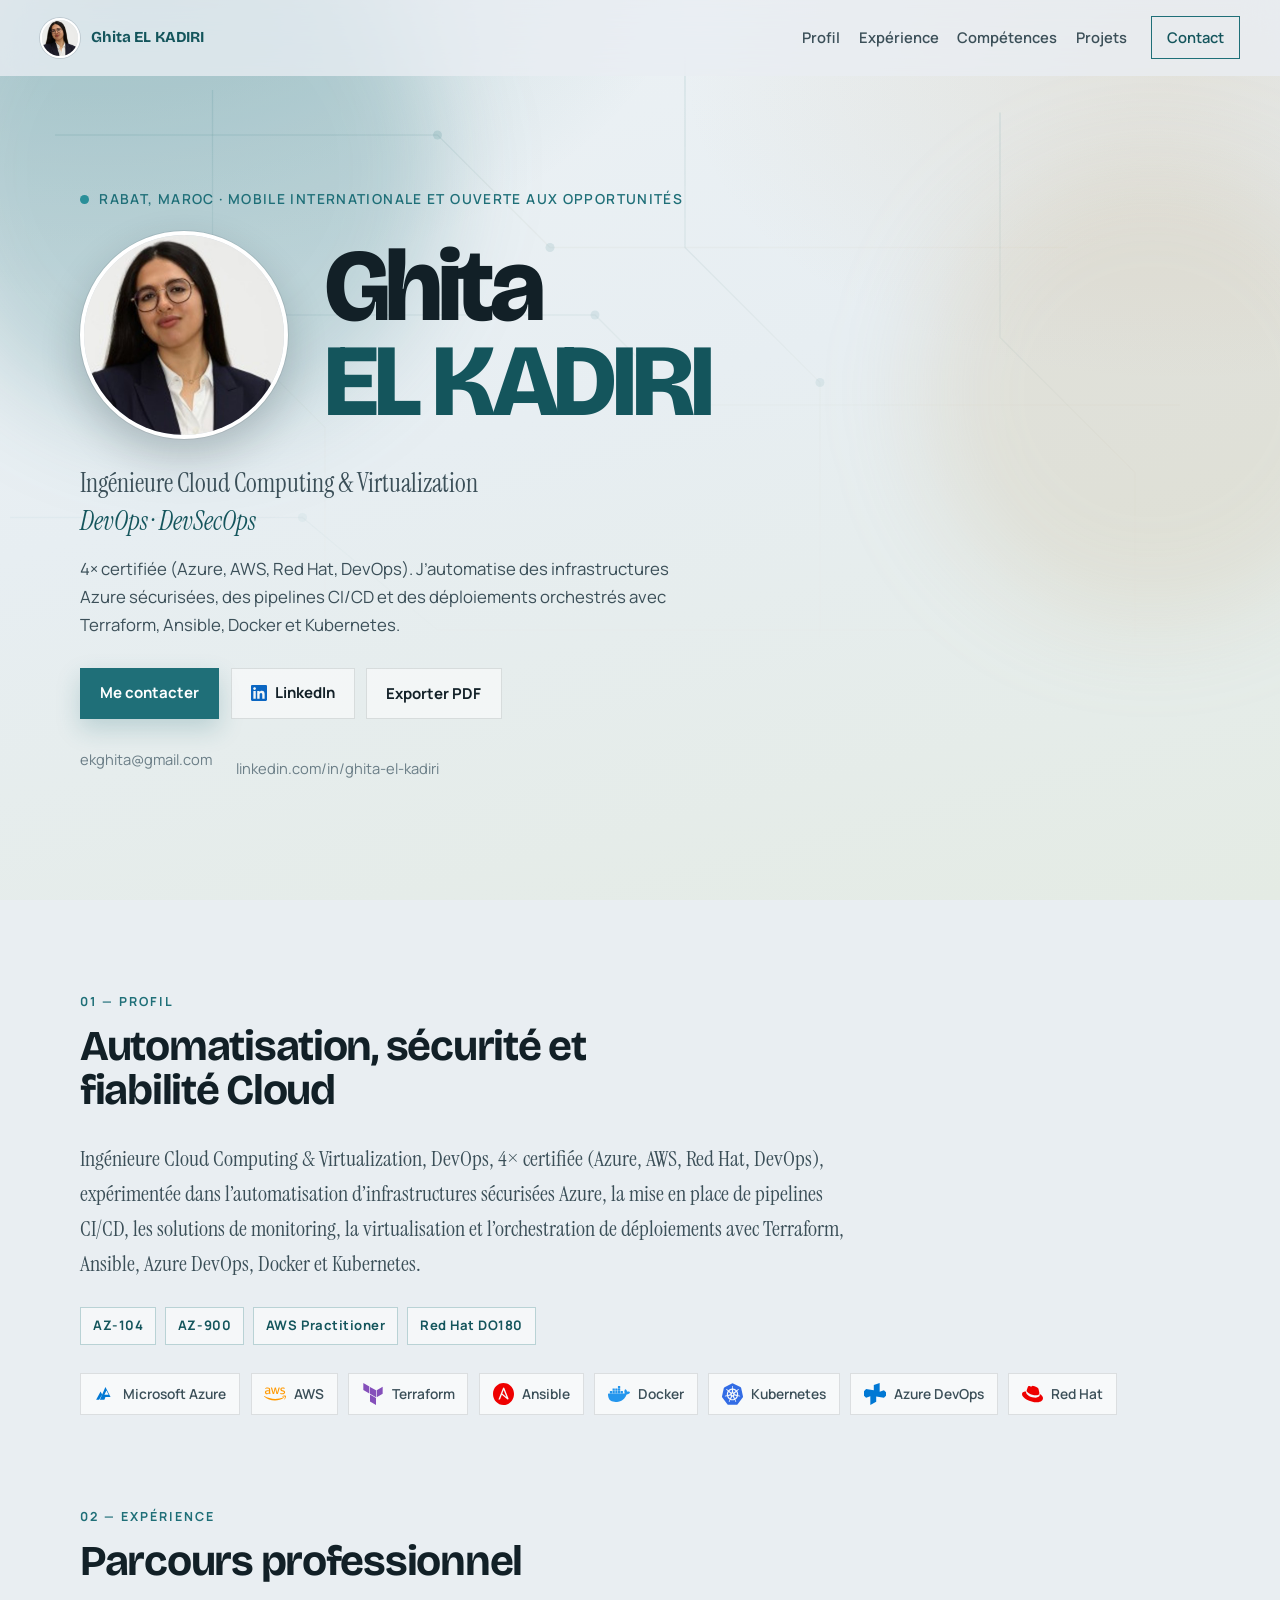
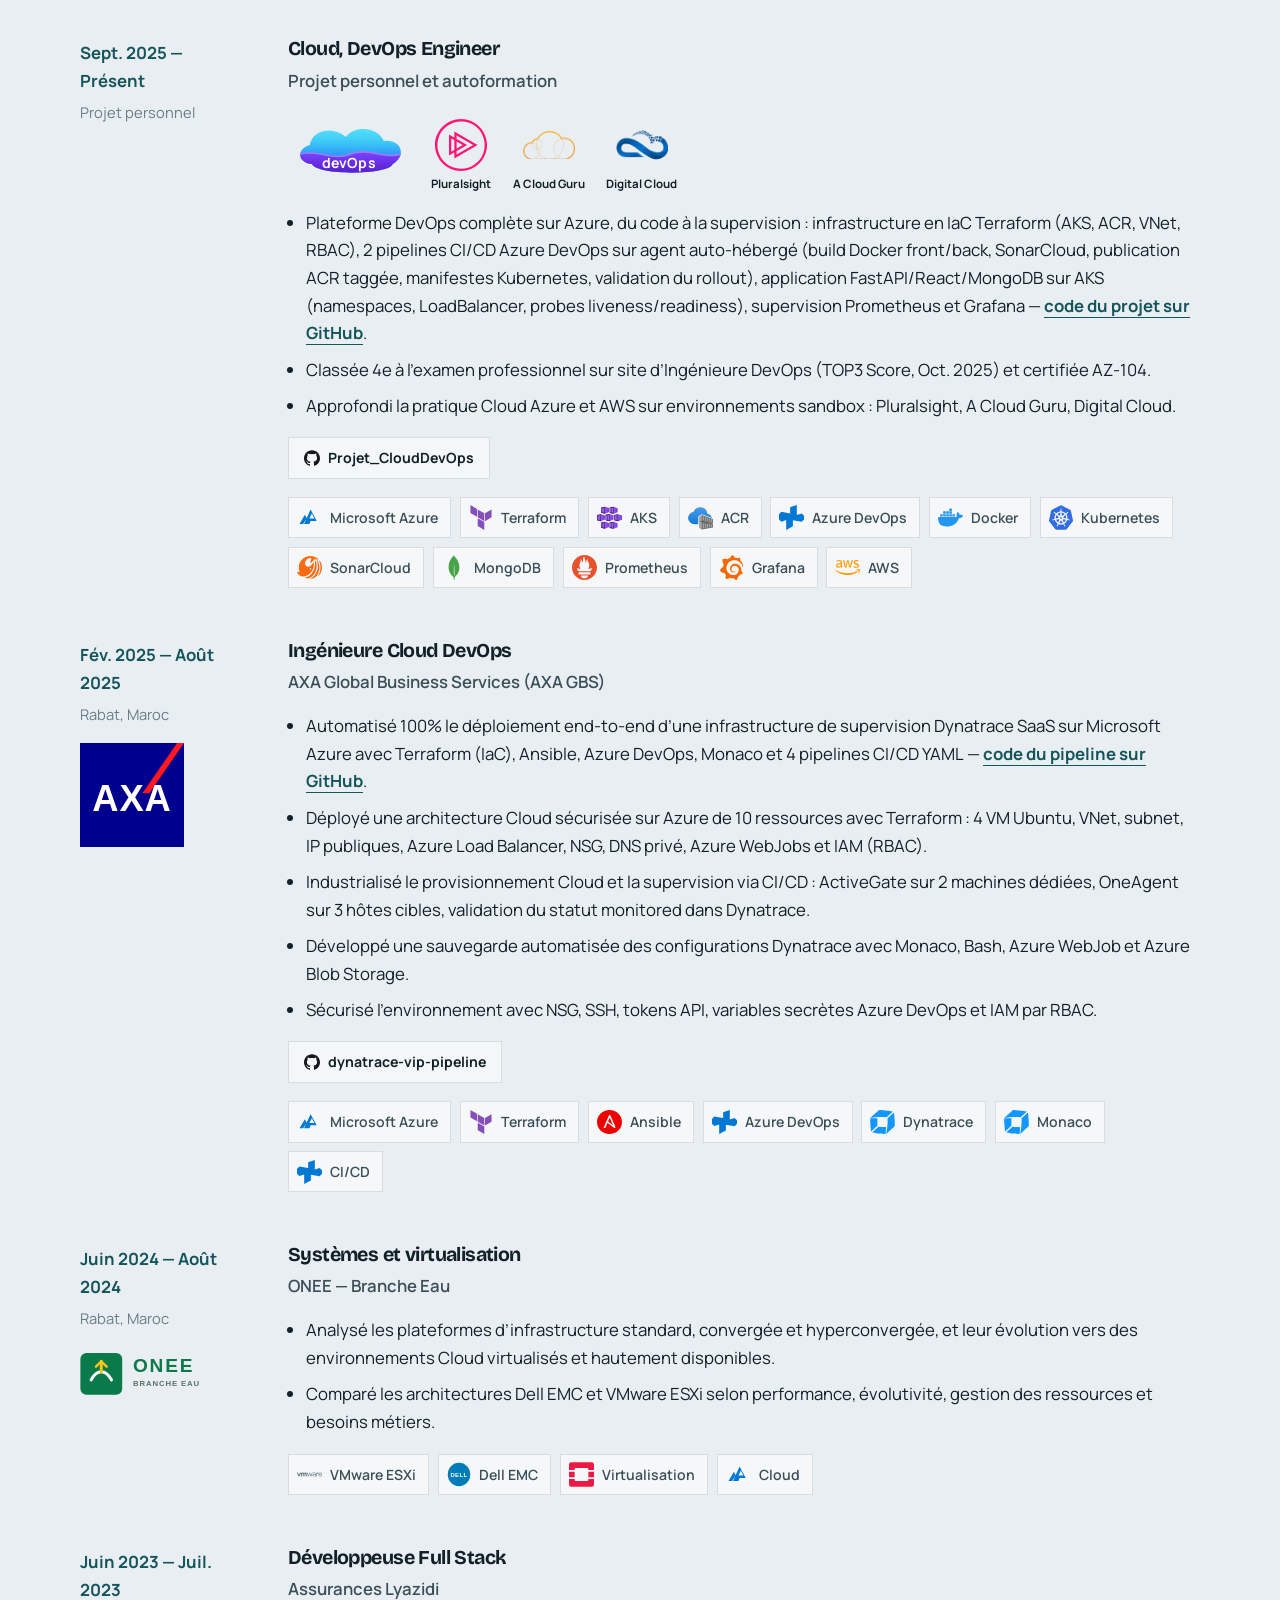
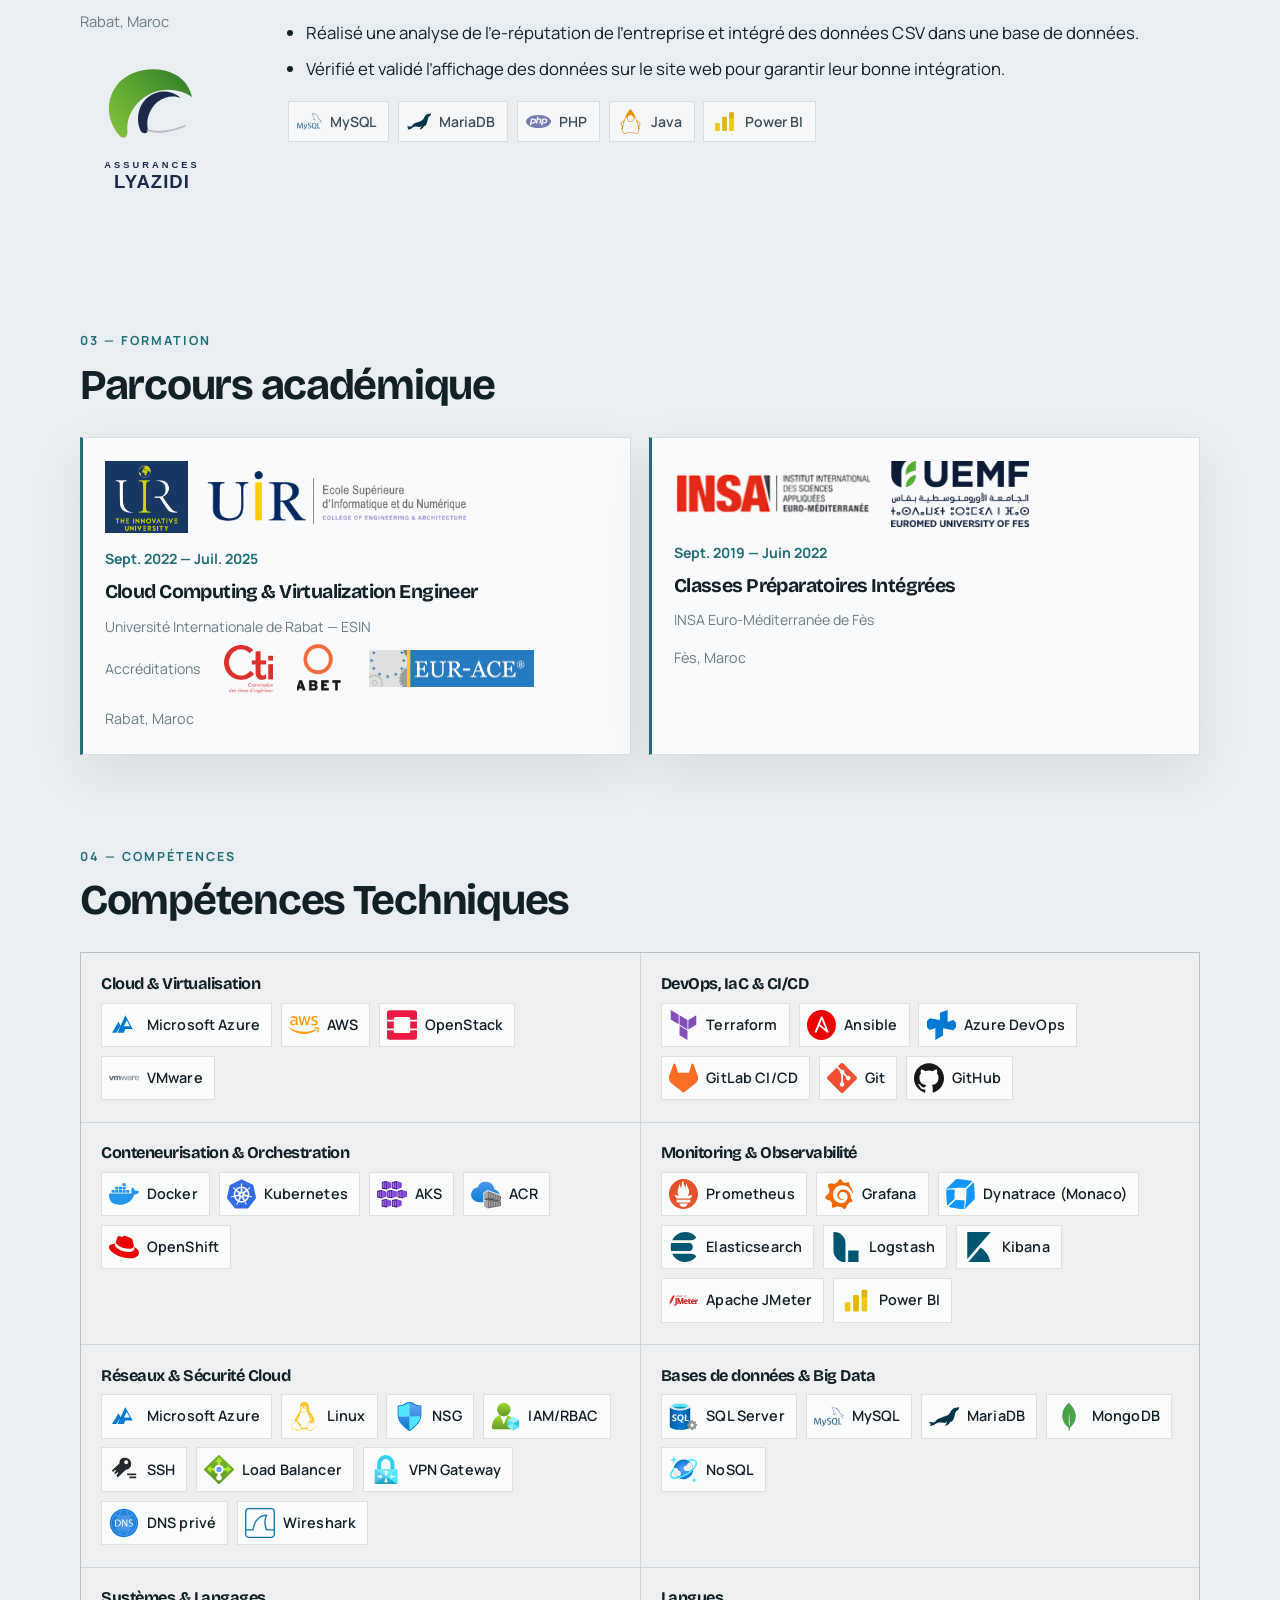
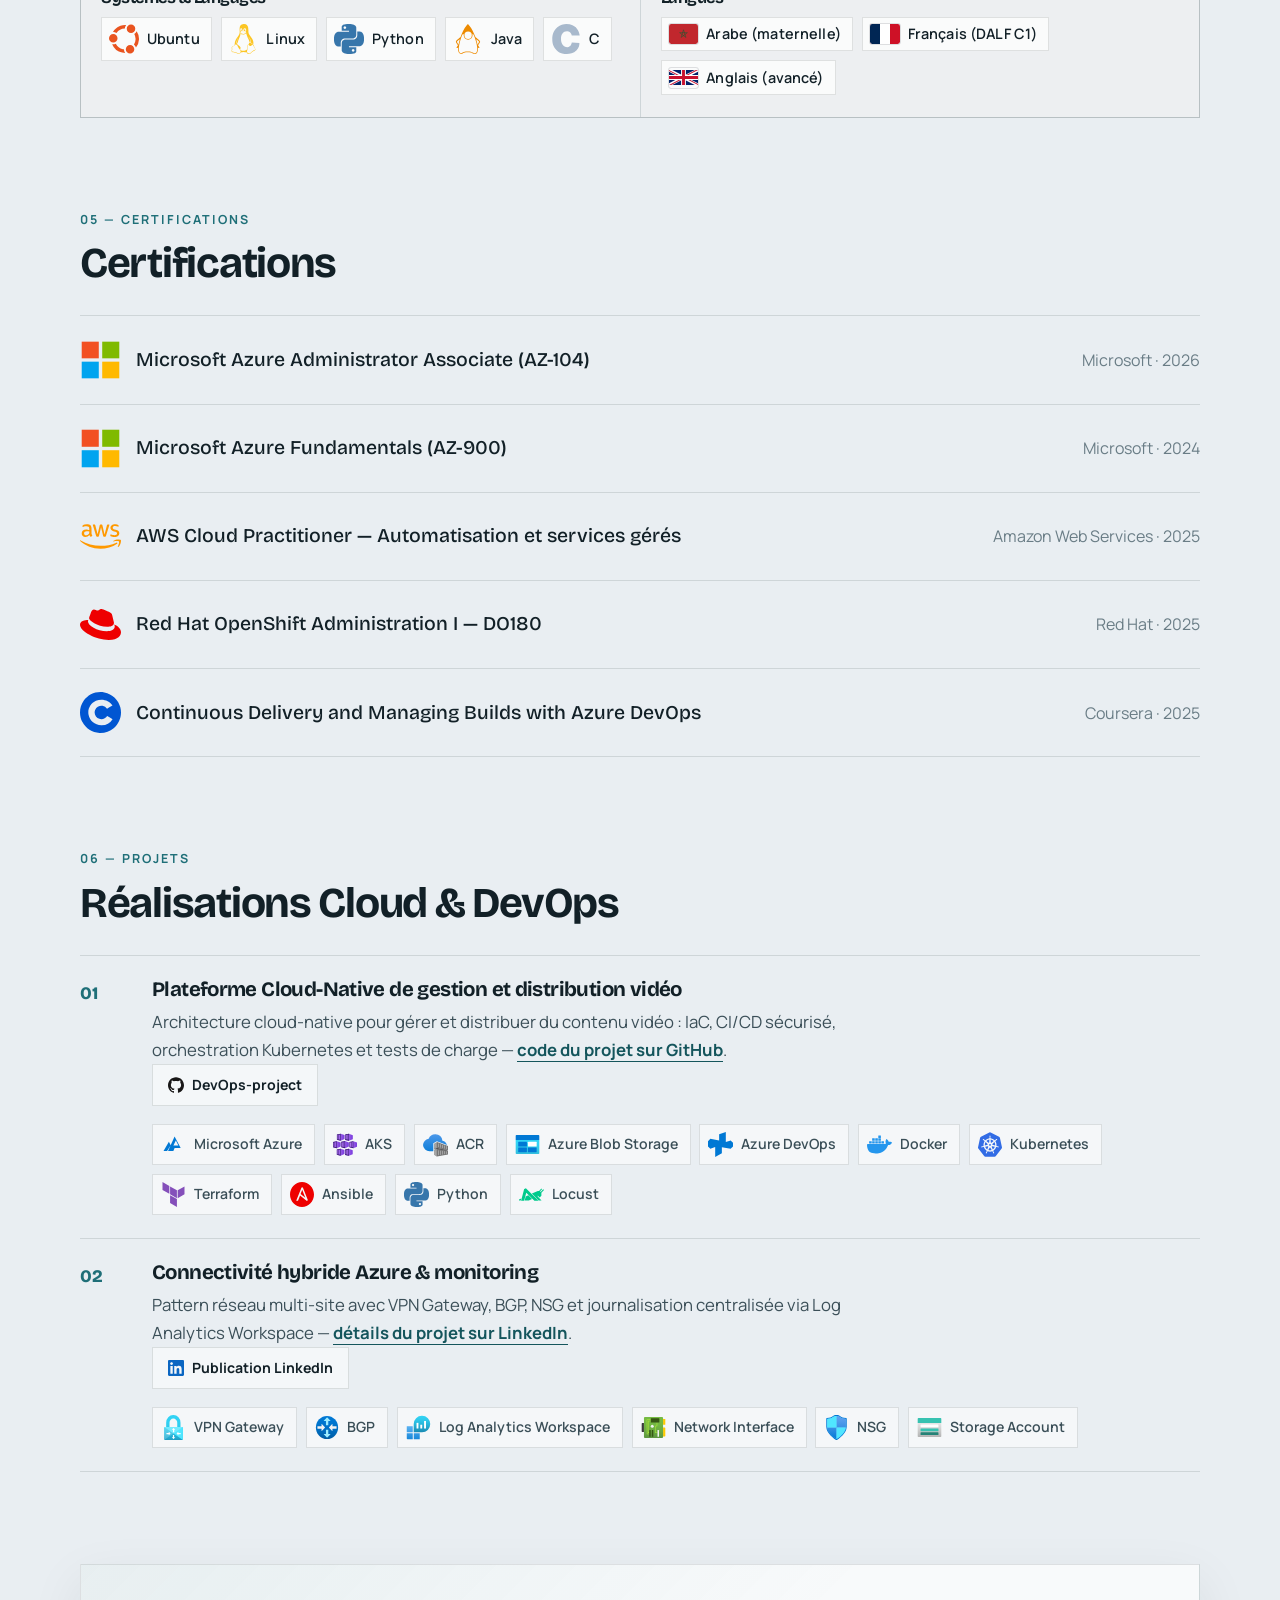
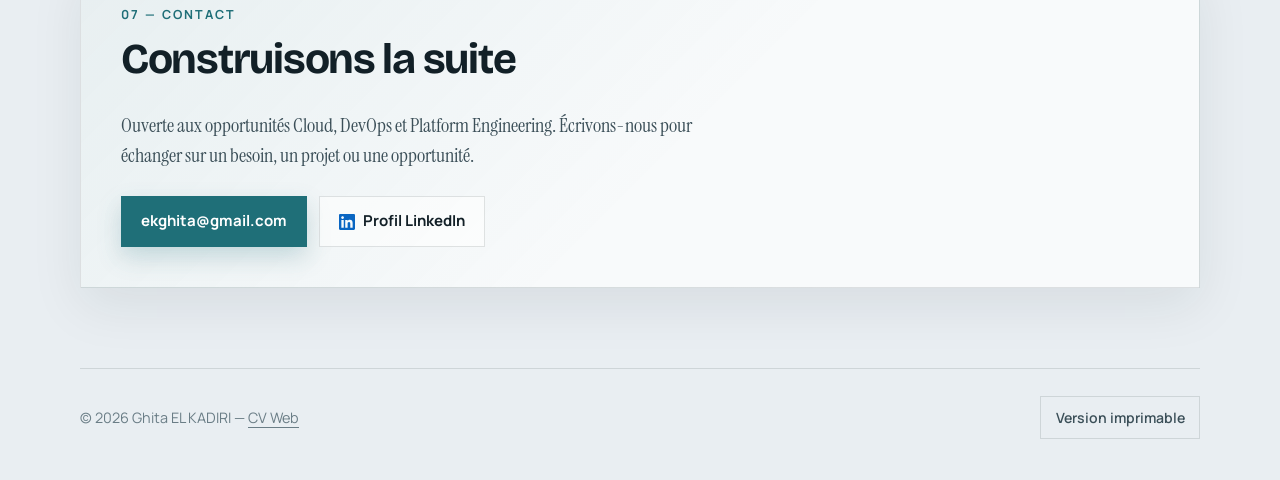
<file: index.html>
<!DOCTYPE html>
<html lang="fr" class="no-js">
  <head>
    <meta charset="UTF-8" />
    <meta name="viewport" content="width=device-width, initial-scale=1.0" />
    <script>
      document.documentElement.classList.remove("no-js");
      document.documentElement.classList.add("js");
    </script>
    <meta
      name="description"
      content="CV web de Ghita EL KADIRI — Ingénieure Cloud Computing & Virtualization, DevOps, DevSecOps. Azure, AWS, Terraform, Kubernetes."
    />
    <meta name="author" content="Ghita EL KADIRI" />
    <meta name="theme-color" content="#e9eef2" />
    <title>Ghita EL KADIRI — Ingénieure Cloud & DevOps</title>
    <link rel="icon" href="assets/favicon.svg" type="image/svg+xml" />
    <link rel="preconnect" href="https://fonts.googleapis.com" />
    <link rel="preconnect" href="https://fonts.gstatic.com" crossorigin />
    <link
      href="https://fonts.googleapis.com/css2?family=Bricolage+Grotesque:opsz,wght@12..96,500;12..96,600;12..96,700;12..96,800&family=Instrument+Serif:ital@0;1&family=Manrope:wght@400;500;600;700&display=swap"
      rel="stylesheet"
    />
    <link rel="stylesheet" href="css/styles.css?v=axa-2" />
  </head>
  <body>
    <div class="atmosphere" aria-hidden="true">
      <div class="atmosphere__wash"></div>
      <svg class="atmosphere__mesh" viewBox="0 0 1200 800" preserveAspectRatio="xMidYMid slice">
        <defs>
          <linearGradient id="meshStroke" x1="0" y1="0" x2="1" y2="1">
            <stop offset="0%" stop-color="#1f6f78" stop-opacity="0.22" />
            <stop offset="100%" stop-color="#c4a574" stop-opacity="0.12" />
          </linearGradient>
        </defs>
        <g fill="none" stroke="url(#meshStroke)" stroke-width="1.2">
          <path d="M80 120 H420 L520 220 H980" />
          <path d="M160 280 H560 L640 360 H1080" />
          <path d="M40 460 H300 L420 560 H860 L980 660" />
          <path d="M220 80 V280 L320 380 V620" />
          <path d="M640 40 V220 L760 340 V700" />
          <path d="M920 100 V300 L1040 420 V720" />
        </g>
        <g fill="#1f6f78" fill-opacity="0.28">
          <circle cx="420" cy="120" r="4" />
          <circle cx="520" cy="220" r="4" />
          <circle cx="560" cy="280" r="4" />
          <circle cx="640" cy="360" r="4" />
          <circle cx="300" cy="460" r="4" />
          <circle cx="760" cy="340" r="4" />
          <circle cx="980" cy="660" r="4" />
        </g>
      </svg>
      <div class="atmosphere__glow atmosphere__glow--a"></div>
      <div class="atmosphere__glow atmosphere__glow--b"></div>
    </div>

    <a class="skip-link" href="#contenu">Aller au contenu</a>

    <header class="site-header">
      <a class="logo" href="#top" aria-label="Ghita EL KADIRI — accueil">
        <img class="logo__photo" src="assets/ghita.jpg" alt="" width="40" height="40" />
        <span class="logo__text">Ghita EL KADIRI</span>
      </a>
      <nav class="nav" aria-label="Navigation principale">
        <a href="#profil" data-nav>Profil</a>
        <a href="#experience" data-nav>Expérience</a>
        <a href="#competences" data-nav>Compétences</a>
        <a href="#projets" data-nav>Projets</a>
        <a href="#contact" class="nav__cta">Contact</a>
      </nav>
      <button class="nav-toggle" type="button" aria-label="Ouvrir le menu" aria-expanded="false">
        <span></span><span></span>
      </button>
    </header>

    <main id="top">
      <section class="hero" id="contenu">
        <p class="hero__eyebrow">
          <span class="pulse" aria-hidden="true"></span>
          Rabat, Maroc · Mobile Internationale et ouverte aux opportunités
        </p>
        <div class="hero__identity">
          <img
            class="hero__photo"
            src="assets/ghita.jpg"
            alt="Portrait de Ghita EL KADIRI"
            width="220"
            height="220"
            decoding="async"
            fetchpriority="high"
          />
          <h1 class="hero__name">
            <span class="hero__name-line">Ghita</span>
            <span class="hero__name-line hero__name-line--accent">EL KADIRI</span>
          </h1>
        </div>
        <p class="hero__title">
          Ingénieure Cloud Computing &amp; Virtualization
          <em>DevOps · DevSecOps</em>
        </p>
        <p class="hero__lead">
          4× certifiée (Azure, AWS, Red Hat, DevOps). J’automatise des
          infrastructures Azure sécurisées, des pipelines CI/CD et des
          déploiements orchestrés avec Terraform, Ansible, Docker et Kubernetes.
        </p>
          <div class="hero__actions">
            <a class="btn btn--primary" href="mailto:ekghita@gmail.com">Me contacter</a>
            <a
              class="btn btn--ghost btn--icon"
              href="https://www.linkedin.com/in/ghita-el-kadiri/"
              target="_blank"
              rel="noopener noreferrer"
            >
              <img src="assets/logos/linkedin.svg" alt="" width="16" height="16" />
              LinkedIn
            </a>
            <button class="btn btn--ghost" type="button" onclick="window.print()">
              Exporter PDF
            </button>
          </div>
        <ul class="hero__meta" aria-label="Coordonnées">
          <li><a href="mailto:ekghita@gmail.com">ekghita@gmail.com</a></li>
          <li>
            <a
              href="https://www.linkedin.com/in/ghita-el-kadiri/"
              target="_blank"
              rel="noopener noreferrer"
              >linkedin.com/in/ghita-el-kadiri</a
            >
          </li>
        </ul>
      </section>

      <section id="profil" class="section">
        <div class="section__head reveal">
          <p class="section__label">01 — Profil</p>
          <h2>Automatisation, sécurité et fiabilité Cloud</h2>
        </div>
        <div class="profile-block reveal">
          <p class="profile-text">
            Ingénieure Cloud Computing &amp; Virtualization, DevOps, 4× certifiée
            (Azure, AWS, Red Hat, DevOps), expérimentée dans l’automatisation
            d’infrastructures sécurisées Azure, la mise en place de pipelines CI/CD,
            les solutions de monitoring, la virtualisation et l’orchestration de
            déploiements avec Terraform, Ansible, Azure DevOps, Docker et Kubernetes.
          </p>
          <div class="cert-strip" aria-label="Certifications clés">
            <span>AZ-104</span>
            <span>AZ-900</span>
            <span>AWS Practitioner</span>
            <span>Red Hat DO180</span>
          </div>
        </div>
        <ul class="logo-rail reveal" aria-label="Technologies principales">
          <li>
            <img src="assets/logos/azure.svg" alt="" width="28" height="28" />
            <span>Microsoft Azure</span>
          </li>
          <li>
            <img src="assets/logos/amazonwebservices.svg" alt="" width="28" height="28" />
            <span>AWS</span>
          </li>
          <li>
            <img src="assets/logos/terraform.svg" alt="" width="28" height="28" />
            <span>Terraform</span>
          </li>
          <li>
            <img src="assets/logos/ansible.svg" alt="" width="28" height="28" />
            <span>Ansible</span>
          </li>
          <li>
            <img src="assets/logos/docker.svg" alt="" width="28" height="28" />
            <span>Docker</span>
          </li>
          <li>
            <img src="assets/logos/kubernetes.svg" alt="" width="28" height="28" />
            <span>Kubernetes</span>
          </li>
          <li>
            <img src="assets/logos/azuredevops.svg" alt="" width="28" height="28" />
            <span>Azure DevOps</span>
          </li>
          <li>
            <img src="assets/logos/redhat.svg" alt="" width="28" height="28" />
            <span>Red Hat</span>
          </li>
        </ul>
      </section>

      <section id="experience" class="section">
        <div class="section__head reveal">
          <p class="section__label">02 — Expérience</p>
          <h2>Parcours professionnel</h2>
        </div>

        <div class="timeline">
          <article class="role reveal">
            <div class="role__meta">
              <p class="role__date">Sept. 2025 — Présent</p>
              <p class="role__place">Projet personnel</p>
            </div>
            <div class="role__body">
              <h3>Cloud, DevOps Engineer</h3>
              <p class="role__org">Projet personnel et autoformation</p>
              <div class="platforms" aria-label="Plateformes d’autoformation">
                <figure class="platform">
                  <svg xmlns="http://www.w3.org/2000/svg" viewBox="0 0 240 160" width="118" height="78" role="img">
                    <title>devOps</title>
                    <defs>
                      <linearGradient id="cloudTop" x1="120" y1="28" x2="120" y2="96" gradientUnits="userSpaceOnUse">
                        <stop offset="0%" stop-color="#5EE7FF"/>
                        <stop offset="55%" stop-color="#3BC7F5"/>
                        <stop offset="100%" stop-color="#2E8CFF"/>
                      </linearGradient>
                      <linearGradient id="cloudBottom" x1="120" y1="78" x2="120" y2="138" gradientUnits="userSpaceOnUse">
                        <stop offset="0%" stop-color="#7A4DFF"/>
                        <stop offset="45%" stop-color="#6B2EE8"/>
                        <stop offset="100%" stop-color="#4B18B8"/>
                      </linearGradient>
                      <clipPath id="cloudShape">
                        <path d="M46 108 C18 106 14 78 42 70 C46 42 86 30 114 54 C132 30 178 34 190 62 C226 58 236 92 208 108 C200 130 58 132 46 108 Z"/>
                      </clipPath>
                    </defs>
                    <g clip-path="url(#cloudShape)">
                      <rect x="0" y="0" width="240" height="160" fill="url(#cloudTop)"/>
                      <path fill="url(#cloudBottom)" d="M8 90 C52 76 86 104 124 88 C158 74 192 100 236 86 L236 150 L8 150 Z"/>
                      <path fill="none" stroke="#9B7CFF" stroke-width="3.2" stroke-linecap="round" d="M18 90 C56 76 88 104 124 88 C158 74 194 100 228 87"/>
                    </g>
                    <text x="120" y="116" text-anchor="middle" font-family="Manrope, system-ui, sans-serif" font-size="28" font-weight="700" fill="#ffffff" letter-spacing="0.4">devOps</text>
                  </svg>
                </figure>
                <figure class="platform">
                  <img src="assets/logos/pluralsight.svg" alt="" width="48" height="48" />
                  <figcaption>Pluralsight</figcaption>
                </figure>
                <figure class="platform">
                  <img src="assets/logos/acloudguru.png" alt="" width="48" height="48" />
                  <figcaption>A Cloud Guru</figcaption>
                </figure>
                <figure class="platform">
                  <img src="assets/logos/digitalcloud.png" alt="" width="48" height="48" />
                  <figcaption>Digital Cloud</figcaption>
                </figure>
              </div>
              <ul>
                <li>
                  Plateforme DevOps complète sur Azure, du code à la supervision :
                  infrastructure en IaC Terraform (AKS, ACR, VNet, RBAC), 2 pipelines
                  CI/CD Azure DevOps sur agent auto-hébergé (build Docker front/back,
                  SonarCloud, publication ACR taggée, manifestes Kubernetes, validation
                  du rollout), application FastAPI/React/MongoDB sur AKS (namespaces,
                  LoadBalancer, probes liveness/readiness), supervision Prometheus et
                  Grafana —
                  <a
                    href="https://github.com/ghita-k/Projet_CloudDevOps"
                    target="_blank"
                    rel="noopener noreferrer"
                    >code du projet sur GitHub</a
                  >.
                </li>
                <li>
                  Classée 4e à l’examen professionnel sur site d’Ingénieure DevOps
                  (TOP3 Score, Oct. 2025) et certifiée AZ-104.
                </li>
                <li>
                  Approfondi la pratique Cloud Azure et AWS sur environnements sandbox :
                  Pluralsight, A Cloud Guru, Digital Cloud.
                </li>
              </ul>
              <p class="role__links">
                <a
                  class="btn btn--ghost btn--icon"
                  href="https://github.com/ghita-k/Projet_CloudDevOps"
                  target="_blank"
                  rel="noopener noreferrer"
                >
                  <img src="assets/logos/github.svg" alt="" width="16" height="16" />
                  Projet_CloudDevOps
                </a>
              </p>
              <ul class="tag-logos" aria-label="Technologies">
                <li>
                  <img src="assets/logos/azure.svg" alt="" width="22" height="22" />
                  <span>Microsoft Azure</span>
                </li>
                <li>
                  <img src="assets/logos/terraform.svg" alt="" width="22" height="22" />
                  <span>Terraform</span>
                </li>
                <li>
                  <img src="assets/logos/aks.svg" alt="" width="22" height="22" />
                  <span>AKS</span>
                </li>
                <li>
                  <img src="assets/logos/acr.svg" alt="" width="22" height="22" />
                  <span>ACR</span>
                </li>
                <li>
                  <img src="assets/logos/azuredevops.svg" alt="" width="22" height="22" />
                  <span>Azure DevOps</span>
                </li>
                <li>
                  <img src="assets/logos/docker.svg" alt="" width="22" height="22" />
                  <span>Docker</span>
                </li>
                <li>
                  <img src="assets/logos/kubernetes.svg" alt="" width="22" height="22" />
                  <span>Kubernetes</span>
                </li>
                <li>
                  <img src="assets/logos/sonarcloud.svg" alt="" width="22" height="22" />
                  <span>SonarCloud</span>
                </li>
                <li>
                  <img src="assets/logos/mongodb.svg" alt="" width="22" height="22" />
                  <span>MongoDB</span>
                </li>
                <li>
                  <img src="assets/logos/prometheus.svg" alt="" width="22" height="22" />
                  <span>Prometheus</span>
                </li>
                <li>
                  <img src="assets/logos/grafana.svg" alt="" width="22" height="22" />
                  <span>Grafana</span>
                </li>
                <li>
                  <img src="assets/logos/amazonwebservices.svg" alt="" width="22" height="22" />
                  <span>AWS</span>
                </li>
              </ul>
            </div>
          </article>

          <article class="role reveal">
            <div class="role__meta">
              <p class="role__date">Fév. 2025 — Août 2025</p>
              <p class="role__place">Rabat, Maroc</p>
              <span class="role__company-logo" aria-hidden="true">
                <svg xmlns="http://www.w3.org/2000/svg" viewBox="0 0 120 120" width="56" height="56">
                  <rect width="120" height="120" fill="#00008F"/>
                  <polygon points="72,58 80,58 120,0 112,0" fill="#FF1721"/>
                  <text x="60" y="78" text-anchor="middle" font-family="Arial Black, Arial, sans-serif" font-size="42" font-weight="900" fill="#FFFFFF" letter-spacing="1">AXA</text>
                </svg>
              </span>
            </div>
            <div class="role__body">
              <h3>Ingénieure Cloud DevOps</h3>
              <p class="role__org">AXA Global Business Services (AXA GBS)</p>
              <ul>
                <li>
                  Automatisé 100% le déploiement end-to-end d’une infrastructure de
                  supervision Dynatrace SaaS sur Microsoft Azure avec Terraform
                  (IaC), Ansible, Azure DevOps, Monaco et 4 pipelines CI/CD YAML —
                  <a
                    href="https://github.com/ghita-k/dynatrace-vip-pipeline"
                    target="_blank"
                    rel="noopener noreferrer"
                    >code du pipeline sur GitHub</a
                  >.
                </li>
                <li>
                  Déployé une architecture Cloud sécurisée sur Azure de 10 ressources
                  avec Terraform : 4 VM Ubuntu, VNet, subnet, IP publiques, Azure Load
                  Balancer, NSG,
                  DNS privé, Azure WebJobs et IAM (RBAC).
                </li>
                <li>
                  Industrialisé le provisionnement Cloud et la supervision via CI/CD :
                  ActiveGate sur 2 machines dédiées, OneAgent sur 3 hôtes cibles,
                  validation du statut monitored dans Dynatrace.
                </li>
                <li>
                  Développé une sauvegarde automatisée des configurations Dynatrace
                  avec Monaco, Bash, Azure WebJob et Azure Blob Storage.
                </li>
                <li>
                  Sécurisé l’environnement avec NSG, SSH, tokens API, variables
                  secrètes Azure DevOps et IAM par RBAC.
                </li>
              </ul>
              <p class="role__links">
                <a
                  class="btn btn--ghost btn--icon"
                  href="https://github.com/ghita-k/dynatrace-vip-pipeline"
                  target="_blank"
                  rel="noopener noreferrer"
                >
                  <img src="assets/logos/github.svg" alt="" width="16" height="16" />
                  dynatrace-vip-pipeline
                </a>
              </p>
              <ul class="tag-logos" aria-label="Technologies">
                <li>
                  <img src="assets/logos/azure.svg" alt="" width="22" height="22" />
                  <span>Microsoft Azure</span>
                </li>
                <li>
                  <img src="assets/logos/terraform.svg" alt="" width="22" height="22" />
                  <span>Terraform</span>
                </li>
                <li>
                  <img src="assets/logos/ansible.svg" alt="" width="22" height="22" />
                  <span>Ansible</span>
                </li>
                <li>
                  <img src="assets/logos/azuredevops.svg" alt="" width="22" height="22" />
                  <span>Azure DevOps</span>
                </li>
                <li>
                  <img src="assets/logos/dynatrace.svg" alt="" width="22" height="22" />
                  <span>Dynatrace</span>
                </li>
                <li>
                  <img src="assets/logos/monaco.svg" alt="" width="22" height="22" />
                  <span>Monaco</span>
                </li>
                <li>
                  <img src="assets/logos/cicd.svg" alt="" width="22" height="22" />
                  <span>CI/CD</span>
                </li>
              </ul>
            </div>
          </article>

          <article class="role reveal">
            <div class="role__meta">
              <p class="role__date">Juin 2024 — Août 2024</p>
              <p class="role__place">Rabat, Maroc</p>
              <span class="role__company-logo role__company-logo--wide" aria-hidden="true">
                <svg xmlns="http://www.w3.org/2000/svg" viewBox="0 0 280 90" width="150" height="48">
                  <rect x="0" y="10" width="70" height="70" rx="10" fill="#0B7A4B"/>
                  <path d="M18 55c10-18 24-18 34 0" fill="none" stroke="#FFFFFF" stroke-width="5" stroke-linecap="round"/>
                  <path d="M35 24v18" stroke="#F5C518" stroke-width="5" stroke-linecap="round"/>
                  <path d="M26 33l9-9 9 9" fill="none" stroke="#F5C518" stroke-width="4" stroke-linecap="round" stroke-linejoin="round"/>
                  <text x="88" y="42" font-family="Arial, Helvetica, sans-serif" font-size="32" font-weight="800" fill="#0B7A4B" letter-spacing="3">ONEE</text>
                  <text x="88" y="66" font-family="Arial, Helvetica, sans-serif" font-size="13" font-weight="700" fill="#5B7168" letter-spacing="1.5">BRANCHE EAU</text>
                </svg>
              </span>
            </div>
            <div class="role__body">
              <h3>Systèmes et virtualisation</h3>
              <p class="role__org">ONEE — Branche Eau</p>
              <ul>
                <li>
                  Analysé les plateformes d’infrastructure standard, convergée et
                  hyperconvergée, et leur évolution vers des environnements Cloud
                  virtualisés et hautement disponibles.
                </li>
                <li>
                  Comparé les architectures Dell EMC et VMware ESXi selon
                  performance, évolutivité, gestion des ressources et besoins métiers.
                </li>
              </ul>
              <ul class="tag-logos" aria-label="Technologies">
                <li>
                  <img src="assets/logos/vmware.svg" alt="" width="22" height="22" />
                  <span>VMware ESXi</span>
                </li>
                <li>
                  <img src="assets/logos/dell.svg" alt="" width="22" height="22" />
                  <span>Dell EMC</span>
                </li>
                <li>
                  <img src="assets/logos/openstack.svg" alt="" width="22" height="22" />
                  <span>Virtualisation</span>
                </li>
                <li>
                  <img src="assets/logos/azure.svg" alt="" width="22" height="22" />
                  <span>Cloud</span>
                </li>
              </ul>
            </div>
          </article>

          <article class="role reveal">
            <div class="role__meta">
              <p class="role__date">Juin 2023 — Juil. 2023</p>
              <p class="role__place">Rabat, Maroc</p>
              <span class="role__company-logo role__company-logo--lyazidi" aria-hidden="true">
                <img src="assets/logos/lyazidi.svg" alt="Assurances Lyazidi" width="140" height="150" />
              </span>
            </div>
            <div class="role__body">
              <h3>Développeuse Full Stack</h3>
              <p class="role__org">Assurances Lyazidi</p>
              <ul>
                <li>
                  Réalisé une analyse de l’e-réputation de l’entreprise et intégré
                  des données CSV dans une base de données.
                </li>
                <li>
                  Vérifié et validé l’affichage des données sur le site web pour
                  garantir leur bonne intégration.
                </li>
              </ul>
              <ul class="tag-logos" aria-label="Technologies">
                <li>
                  <img src="assets/logos/mysql.svg" alt="" width="22" height="22" />
                  <span>MySQL</span>
                </li>
                <li>
                  <img src="assets/logos/mariadb.svg" alt="" width="22" height="22" />
                  <span>MariaDB</span>
                </li>
                <li>
                  <img src="assets/logos/php.svg" alt="" width="22" height="22" />
                  <span>PHP</span>
                </li>
                <li>
                  <img src="assets/logos/java.svg" alt="" width="22" height="22" />
                  <span>Java</span>
                </li>
                <li>
                  <img src="assets/logos/powerbi.svg" alt="" width="22" height="22" />
                  <span>Power BI</span>
                </li>
              </ul>
            </div>
          </article>
        </div>
      </section>

      <section id="formation" class="section">
        <div class="section__head reveal">
          <p class="section__label">03 — Formation</p>
          <h2>Parcours académique</h2>
        </div>
        <div class="edu-grid">
          <article class="edu reveal">
            <div class="edu__logos">
              <img class="edu__logo edu__logo--uir" src="assets/logos/uir.png" alt="Université Internationale de Rabat" width="120" height="104" />
              <img class="edu__logo edu__logo--esin" src="assets/logos/esin.png" alt="Ecole Supérieure d’Informatique et du Numérique" width="280" height="80" />
            </div>
            <p class="edu__date">Sept. 2022 — Juil. 2025</p>
            <h3>Cloud Computing &amp; Virtualization Engineer</h3>
            <p class="edu__school">
              Université Internationale de Rabat — ESIN
              <span class="edu__accreds">
                Accréditations
                <img class="edu__acred-logo" src="assets/logos/cti.png" alt="CTI — Commission des titres d’ingénieur" title="CTI" width="64" height="63" />
                <img class="edu__acred-logo edu__acred-logo--abet" src="assets/logos/abet.png" alt="ABET" title="ABET" width="64" height="67" />
                <img class="edu__acred-logo edu__acred-logo--eurace" src="assets/logos/eur-ace.png" alt="EUR-ACE®" title="EUR-ACE®" width="220" height="50" />
              </span>
            </p>
            <p class="edu__place">Rabat, Maroc</p>
          </article>
          <article class="edu reveal">
            <div class="edu__logos">
              <img class="edu__logo edu__logo--insa" src="assets/logos/insa-em.png" alt="INSA Euro-Méditerranée" width="280" height="64" />
              <img class="edu__logo edu__logo--uemf" src="assets/logos/uemf.png" alt="Université Euro-Méditerranéenne de Fès" width="280" height="135" />
            </div>
            <p class="edu__date">Sept. 2019 — Juin 2022</p>
            <h3>Classes Préparatoires Intégrées</h3>
            <p class="edu__school">INSA Euro-Méditerranée de Fès</p>
            <p class="edu__place">Fès, Maroc</p>
          </article>
        </div>
      </section>

      <section id="competences" class="section">
        <div class="section__head reveal">
          <p class="section__label">04 — Compétences</p>
          <h2>Compétences Techniques</h2>
        </div>
        <div class="skills">
          <article class="skill reveal">
            <h3>Cloud &amp; Virtualisation</h3>
            <div class="skill__logos">
              <span class="skill__logo"><img src="assets/logos/azure.svg" alt="" width="36" height="36" /><span>Microsoft Azure</span></span>
              <span class="skill__logo"><img src="assets/logos/amazonwebservices.svg" alt="" width="36" height="36" /><span>AWS</span></span>
              <span class="skill__logo"><img src="assets/logos/openstack.svg" alt="" width="36" height="36" /><span>OpenStack</span></span>
              <span class="skill__logo"><img src="assets/logos/vmware.svg" alt="" width="36" height="36" /><span>VMware</span></span>
            </div>
          </article>
          <article class="skill reveal">
            <h3>DevOps, IaC &amp; CI/CD</h3>
            <div class="skill__logos">
              <span class="skill__logo"><img src="assets/logos/terraform.svg" alt="" width="36" height="36" /><span>Terraform</span></span>
              <span class="skill__logo"><img src="assets/logos/ansible.svg" alt="" width="36" height="36" /><span>Ansible</span></span>
              <span class="skill__logo"><img src="assets/logos/azuredevops.svg" alt="" width="36" height="36" /><span>Azure DevOps</span></span>
              <span class="skill__logo"><img src="assets/logos/gitlab.svg" alt="" width="36" height="36" /><span>GitLab CI/CD</span></span>
              <span class="skill__logo"><img src="assets/logos/git.svg" alt="" width="36" height="36" /><span>Git</span></span>
              <span class="skill__logo"><img src="assets/logos/github.svg" alt="" width="36" height="36" /><span>GitHub</span></span>
            </div>
          </article>
          <article class="skill reveal">
            <h3>Conteneurisation &amp; Orchestration</h3>
            <div class="skill__logos">
              <span class="skill__logo"><img src="assets/logos/docker.svg" alt="" width="36" height="36" /><span>Docker</span></span>
              <span class="skill__logo"><img src="assets/logos/kubernetes.svg" alt="" width="36" height="36" /><span>Kubernetes</span></span>
              <span class="skill__logo"><img src="assets/logos/aks.svg" alt="" width="36" height="36" /><span>AKS</span></span>
              <span class="skill__logo"><img src="assets/logos/acr.svg" alt="" width="36" height="36" /><span>ACR</span></span>
              <span class="skill__logo"><img src="assets/logos/redhat.svg" alt="" width="36" height="36" /><span>OpenShift</span></span>
            </div>
          </article>
          <article class="skill reveal">
            <h3>Monitoring &amp; Observabilité</h3>
            <div class="skill__logos">
              <span class="skill__logo"><img src="assets/logos/prometheus.svg" alt="" width="36" height="36" /><span>Prometheus</span></span>
              <span class="skill__logo"><img src="assets/logos/grafana.svg" alt="" width="36" height="36" /><span>Grafana</span></span>
              <span class="skill__logo"><img src="assets/logos/dynatrace.svg" alt="" width="36" height="36" /><span>Dynatrace (Monaco)</span></span>
              <span class="skill__logo"><img src="assets/logos/elasticsearch.svg" alt="" width="36" height="36" /><span>Elasticsearch</span></span>
              <span class="skill__logo"><img src="assets/logos/logstash.svg" alt="" width="36" height="36" /><span>Logstash</span></span>
              <span class="skill__logo"><img src="assets/logos/kibana.svg" alt="" width="36" height="36" /><span>Kibana</span></span>
              <span class="skill__logo"><img src="assets/logos/jmeter.svg" alt="" width="36" height="36" /><span>Apache JMeter</span></span>
              <span class="skill__logo"><img src="assets/logos/powerbi.svg" alt="" width="36" height="36" /><span>Power BI</span></span>
            </div>
          </article>
          <article class="skill reveal">
            <h3>Réseaux &amp; Sécurité Cloud</h3>
            <div class="skill__logos">
              <span class="skill__logo"><img src="assets/logos/azure.svg" alt="" width="36" height="36" /><span>Microsoft Azure</span></span>
              <span class="skill__logo"><img src="assets/logos/linux.svg" alt="" width="36" height="36" /><span>Linux</span></span>
              <span class="skill__logo"><img src="assets/logos/nsg.svg" alt="" width="36" height="36" /><span>NSG</span></span>
              <span class="skill__logo"><img src="assets/logos/iam-rbac.svg" alt="" width="36" height="36" /><span>IAM/RBAC</span></span>
              <span class="skill__logo"><img src="assets/logos/ssh.svg" alt="" width="36" height="36" /><span>SSH</span></span>
              <span class="skill__logo"><img src="assets/logos/load-balancer.svg" alt="" width="36" height="36" /><span>Load Balancer</span></span>
              <span class="skill__logo"><img src="assets/logos/vpn-gateway.svg" alt="" width="36" height="36" /><span>VPN Gateway</span></span>
              <span class="skill__logo"><img src="assets/logos/dns-prive.svg" alt="" width="36" height="36" /><span>DNS privé</span></span>
              <span class="skill__logo"><img src="assets/logos/wireshark.svg" alt="" width="36" height="36" /><span>Wireshark</span></span>
            </div>
          </article>
          <article class="skill reveal">
            <h3>Bases de données &amp; Big Data</h3>
            <div class="skill__logos">
              <span class="skill__logo"><img src="assets/logos/sqlserver.svg" alt="" width="36" height="36" /><span>SQL Server</span></span>
              <span class="skill__logo"><img src="assets/logos/mysql.svg" alt="" width="36" height="36" /><span>MySQL</span></span>
              <span class="skill__logo"><img src="assets/logos/mariadb.svg" alt="" width="36" height="36" /><span>MariaDB</span></span>
              <span class="skill__logo"><img src="assets/logos/mongodb.svg" alt="" width="36" height="36" /><span>MongoDB</span></span>
              <span class="skill__logo"><img src="assets/logos/nosql.svg" alt="" width="36" height="36" /><span>NoSQL</span></span>
            </div>
          </article>
          <article class="skill reveal">
            <h3>Systèmes &amp; Langages</h3>
            <div class="skill__logos">
              <span class="skill__logo"><img src="assets/logos/ubuntu.svg" alt="" width="36" height="36" /><span>Ubuntu</span></span>
              <span class="skill__logo"><img src="assets/logos/linux.svg" alt="" width="36" height="36" /><span>Linux</span></span>
              <span class="skill__logo"><img src="assets/logos/python.svg" alt="" width="36" height="36" /><span>Python</span></span>
              <span class="skill__logo"><img src="assets/logos/java.svg" alt="" width="36" height="36" /><span>Java</span></span>
              <span class="skill__logo"><img src="assets/logos/c.svg" alt="" width="36" height="36" /><span>C</span></span>
            </div>
          </article>
          <article class="skill reveal">
            <h3>Langues</h3>
            <div class="skill__logos">
              <span class="skill__logo"><img class="skill__logo-flag" src="assets/logos/arabe.svg" alt="" width="36" height="24" /><span>Arabe (maternelle)</span></span>
              <span class="skill__logo"><img class="skill__logo-flag" src="assets/logos/francais.svg" alt="" width="36" height="24" /><span>Français (DALF C1)</span></span>
              <span class="skill__logo"><img class="skill__logo-flag" src="assets/logos/anglais.svg" alt="" width="36" height="24" /><span>Anglais (avancé)</span></span>
            </div>
          </article>
        </div>
      </section>

      <section id="certifications" class="section">
        <div class="section__head reveal">
          <p class="section__label">05 — Certifications</p>
          <h2>Certifications</h2>
        </div>
        <ul class="certs">
          <li class="reveal">
            <a
              href="https://learn.microsoft.com/api/credentials/share/fr-fr/ghitaelkadiri/209023173AEE1589?sharingId=EF1145D400DC1A48"
              target="_blank"
              rel="noopener noreferrer"
            >
              <span class="cert__brand">
                <img src="assets/logos/microsoft.svg" alt="" width="40" height="40" />
                <strong>Microsoft Azure Administrator Associate (AZ-104)</strong>
              </span>
              <span>Microsoft · 2026</span>
            </a>
          </li>
          <li class="reveal">
            <a
              href="https://learn.microsoft.com/api/credentials/share/fr-fr/GhitaELKADIRI-9326/D302E269587626A1?sharingId=F2FB9AA541911E00"
              target="_blank"
              rel="noopener noreferrer"
            >
              <span class="cert__brand">
                <img src="assets/logos/microsoft.svg" alt="" width="40" height="40" />
                <strong>Microsoft Azure Fundamentals (AZ-900)</strong>
              </span>
              <span>Microsoft · 2024</span>
            </a>
          </li>
          <li class="reveal">
            <a
              href="https://skillsoft.digitalbadges-eu.skillsoft.com/203b08b0-0dc3-4f80-91a3-48599a95bf89"
              target="_blank"
              rel="noopener noreferrer"
            >
              <span class="cert__brand">
                <img src="assets/logos/amazonwebservices.svg" alt="" width="40" height="40" />
                <strong>AWS Cloud Practitioner — Automatisation et services gérés</strong>
              </span>
              <span>Amazon Web Services · 2025</span>
            </a>
          </li>
          <li class="reveal">
            <div>
              <span class="cert__brand">
                <img src="assets/logos/redhat.svg" alt="" width="40" height="40" />
                <strong>Red Hat OpenShift Administration I — DO180</strong>
              </span>
              <span>Red Hat · 2025</span>
            </div>
          </li>
          <li class="reveal">
            <a
              href="https://coursera.org/account/accomplishments/records/KUN5270U3MN0"
              target="_blank"
              rel="noopener noreferrer"
            >
              <span class="cert__brand">
                <img src="assets/logos/coursera.svg" alt="" width="40" height="40" />
                <strong>Continuous Delivery and Managing Builds with Azure DevOps</strong>
              </span>
              <span>Coursera · 2025</span>
            </a>
          </li>
        </ul>
      </section>

      <section id="projets" class="section">
        <div class="section__head reveal">
          <p class="section__label">06 — Projets</p>
          <h2>Réalisations Cloud &amp; DevOps</h2>
        </div>
        <div class="projects">
          <article class="project reveal">
            <span class="project__index" aria-hidden="true">01</span>
            <div>
              <h3>Plateforme Cloud-Native de gestion et distribution vidéo</h3>
              <p>
                Architecture cloud-native pour gérer et distribuer du contenu vidéo :
                IaC, CI/CD sécurisé, orchestration Kubernetes et tests de charge —
                <a
                  href="https://github.com/ghita-k/DevOps-project"
                  target="_blank"
                  rel="noopener noreferrer"
                  >code du projet sur GitHub</a
                >.
              </p>
              <p class="project__links">
                <a
                  class="btn btn--ghost btn--icon"
                  href="https://github.com/ghita-k/DevOps-project"
                  target="_blank"
                  rel="noopener noreferrer"
                >
                  <img src="assets/logos/github.svg" alt="" width="16" height="16" />
                  DevOps-project
                </a>
              </p>
              <ul class="tag-logos" aria-label="Technologies">
                <li><img src="assets/logos/azure.svg" alt="" width="22" height="22" /><span>Microsoft Azure</span></li>
                <li><img src="assets/logos/aks.svg" alt="" width="22" height="22" /><span>AKS</span></li>
                <li><img src="assets/logos/acr.svg" alt="" width="22" height="22" /><span>ACR</span></li>
                <li><img src="assets/logos/blob-storage.svg" alt="" width="22" height="22" /><span>Azure Blob Storage</span></li>
                <li><img src="assets/logos/azuredevops.svg" alt="" width="22" height="22" /><span>Azure DevOps</span></li>
                <li><img src="assets/logos/docker.svg" alt="" width="22" height="22" /><span>Docker</span></li>
                <li><img src="assets/logos/kubernetes.svg" alt="" width="22" height="22" /><span>Kubernetes</span></li>
                <li><img src="assets/logos/terraform.svg" alt="" width="22" height="22" /><span>Terraform</span></li>
                <li><img src="assets/logos/ansible.svg" alt="" width="22" height="22" /><span>Ansible</span></li>
                <li><img src="assets/logos/python.svg" alt="" width="22" height="22" /><span>Python</span></li>
                <li><img src="assets/logos/locust.svg" alt="" width="22" height="22" /><span>Locust</span></li>
              </ul>
            </div>
          </article>
          <article class="project reveal">
            <span class="project__index" aria-hidden="true">02</span>
            <div>
              <h3>Connectivité hybride Azure &amp; monitoring</h3>
              <p>
                Pattern réseau multi-site avec VPN Gateway, BGP, NSG et
                journalisation centralisée via Log Analytics Workspace —
                <a
                  href="https://www.linkedin.com/posts/ghita-el-kadiri_azure-azurenetworking-vpngateway-activity-7422964056547840001-tx9N"
                  target="_blank"
                  rel="noopener noreferrer"
                  >détails du projet sur LinkedIn</a
                >.
              </p>
              <p class="project__links">
                <a
                  class="btn btn--ghost btn--icon"
                  href="https://www.linkedin.com/posts/ghita-el-kadiri_azure-azurenetworking-vpngateway-activity-7422964056547840001-tx9N"
                  target="_blank"
                  rel="noopener noreferrer"
                >
                  <img src="assets/logos/linkedin.svg" alt="" width="16" height="16" />
                  Publication LinkedIn
                </a>
              </p>
              <ul class="tag-logos" aria-label="Technologies">
                <li><img src="assets/logos/vpn-gateway.svg" alt="" width="22" height="22" /><span>VPN Gateway</span></li>
                <li><img src="assets/logos/bgp.svg" alt="" width="22" height="22" /><span>BGP</span></li>
                <li><img src="assets/logos/log-analytics.svg" alt="" width="22" height="22" /><span>Log Analytics Workspace</span></li>
                <li><img src="assets/logos/network-interface.svg" alt="" width="22" height="22" /><span>Network Interface</span></li>
                <li><img src="assets/logos/nsg.svg" alt="" width="22" height="22" /><span>NSG</span></li>
                <li><img src="assets/logos/storage-account.svg" alt="" width="22" height="22" /><span>Storage Account</span></li>
              </ul>
            </div>
          </article>
        </div>
      </section>

      <section id="contact" class="section section--contact">
        <div class="contact-panel reveal">
          <div class="section__head">
            <p class="section__label">07 — Contact</p>
            <h2>Construisons la suite</h2>
          </div>
          <p class="contact-lead">
            Ouverte aux opportunités Cloud, DevOps et Platform Engineering.
            Écrivons-nous pour échanger sur un besoin, un projet ou une opportunité.
          </p>
          <div class="contact-actions">
            <a class="btn btn--primary" href="mailto:ekghita@gmail.com">ekghita@gmail.com</a>
            <a
              class="btn btn--ghost btn--icon"
              href="https://www.linkedin.com/in/ghita-el-kadiri/"
              target="_blank"
              rel="noopener noreferrer"
            >
              <img src="assets/logos/linkedin.svg" alt="" width="16" height="16" />
              Profil LinkedIn
            </a>
          </div>
        </div>
      </section>
    </main>

    <footer class="site-footer reveal">
      <p>© <span id="year"></span> Ghita EL KADIRI — <a href="https://github.com/ghita-k/Resume-WEB-2026" target="_blank" rel="noopener noreferrer">CV Web</a></p>
      <button type="button" class="print-btn" onclick="window.print()">Version imprimable</button>
    </footer>

    <script src="js/main.js?v=axa-2"></script>
  </body>
</html>
</file>
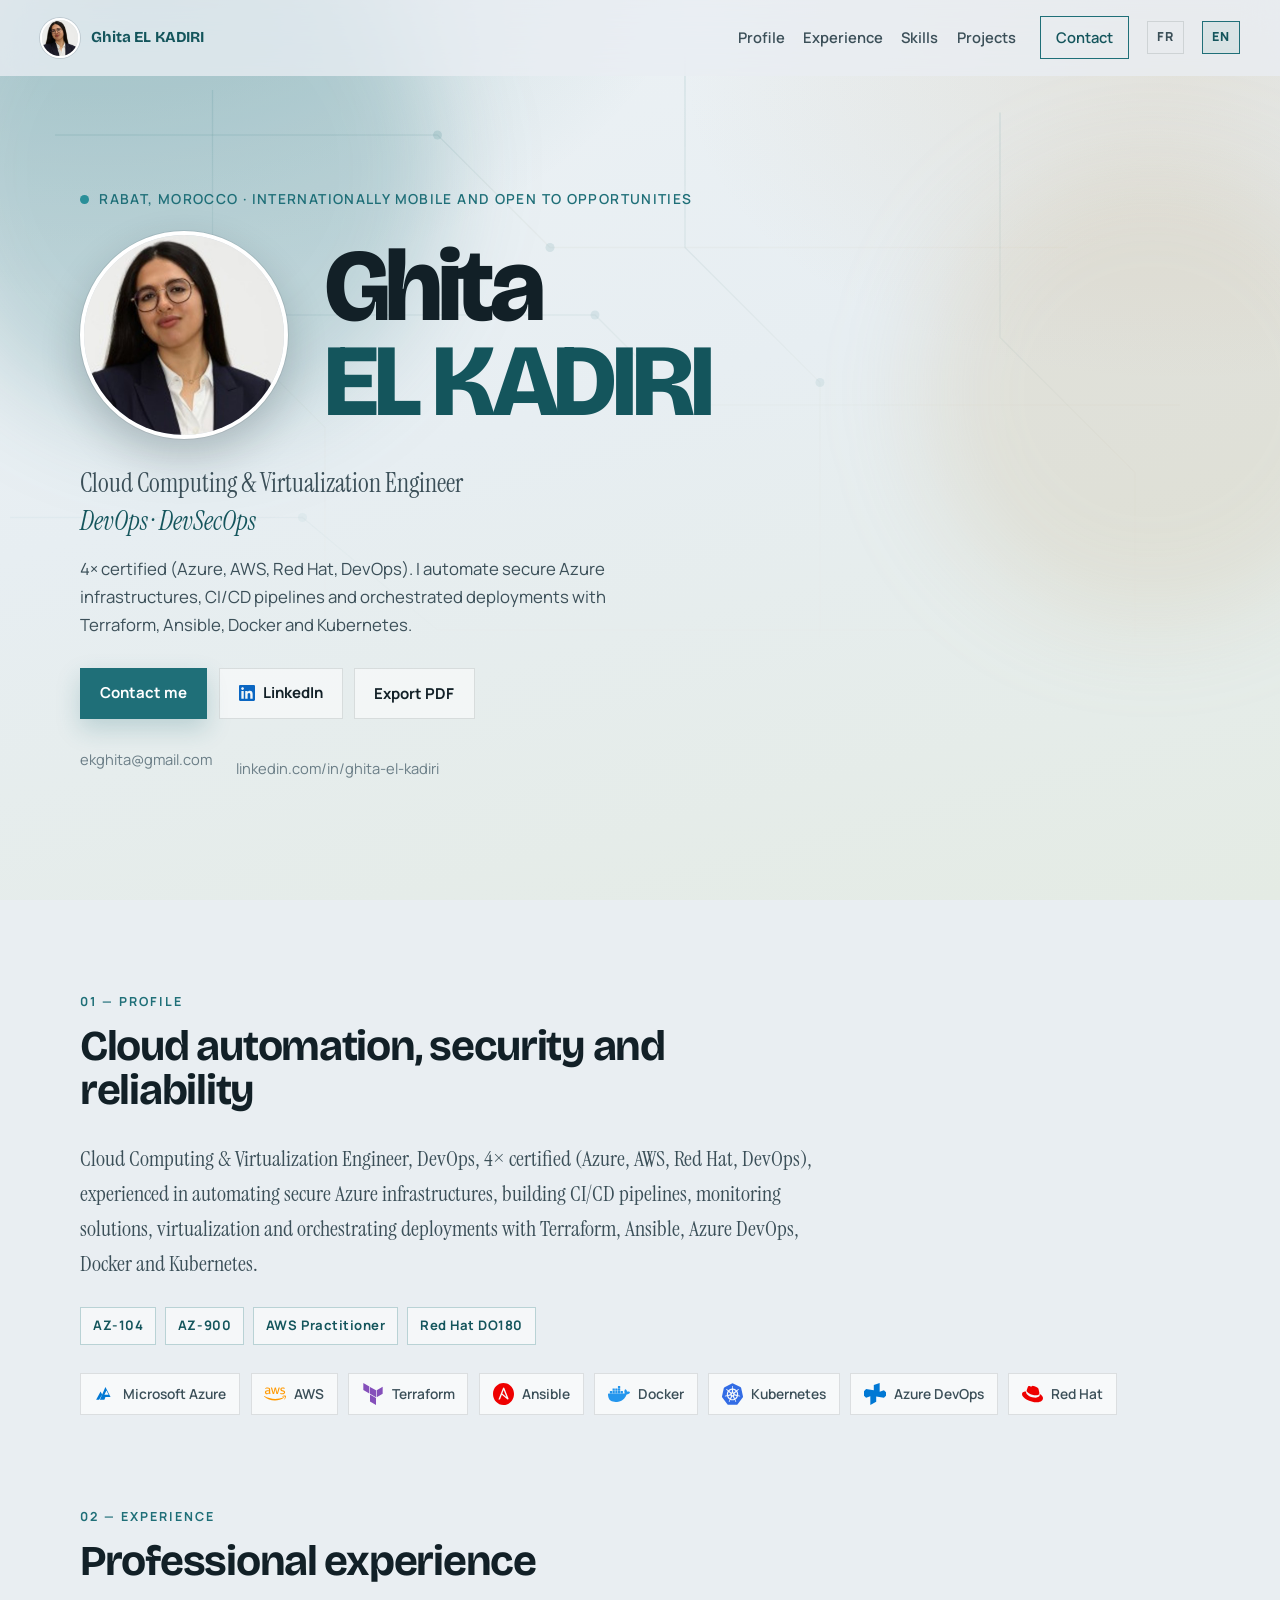
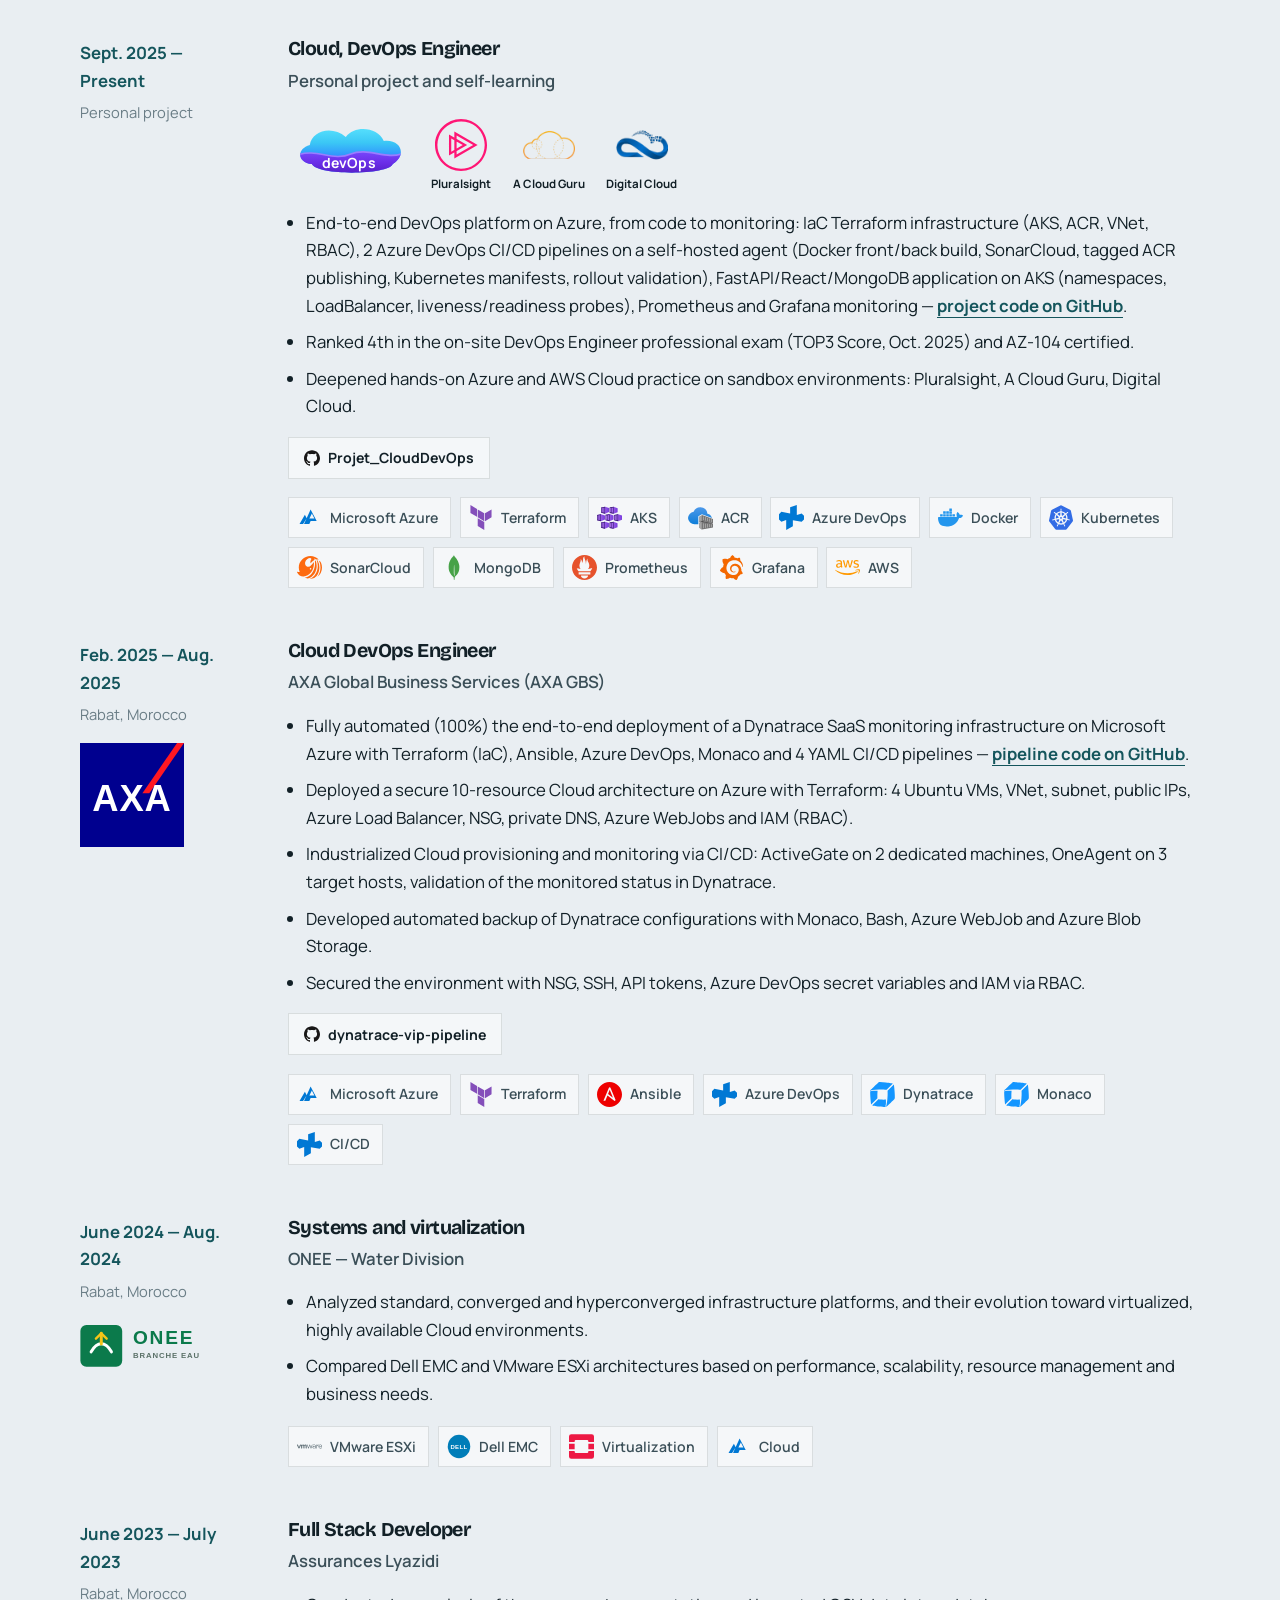
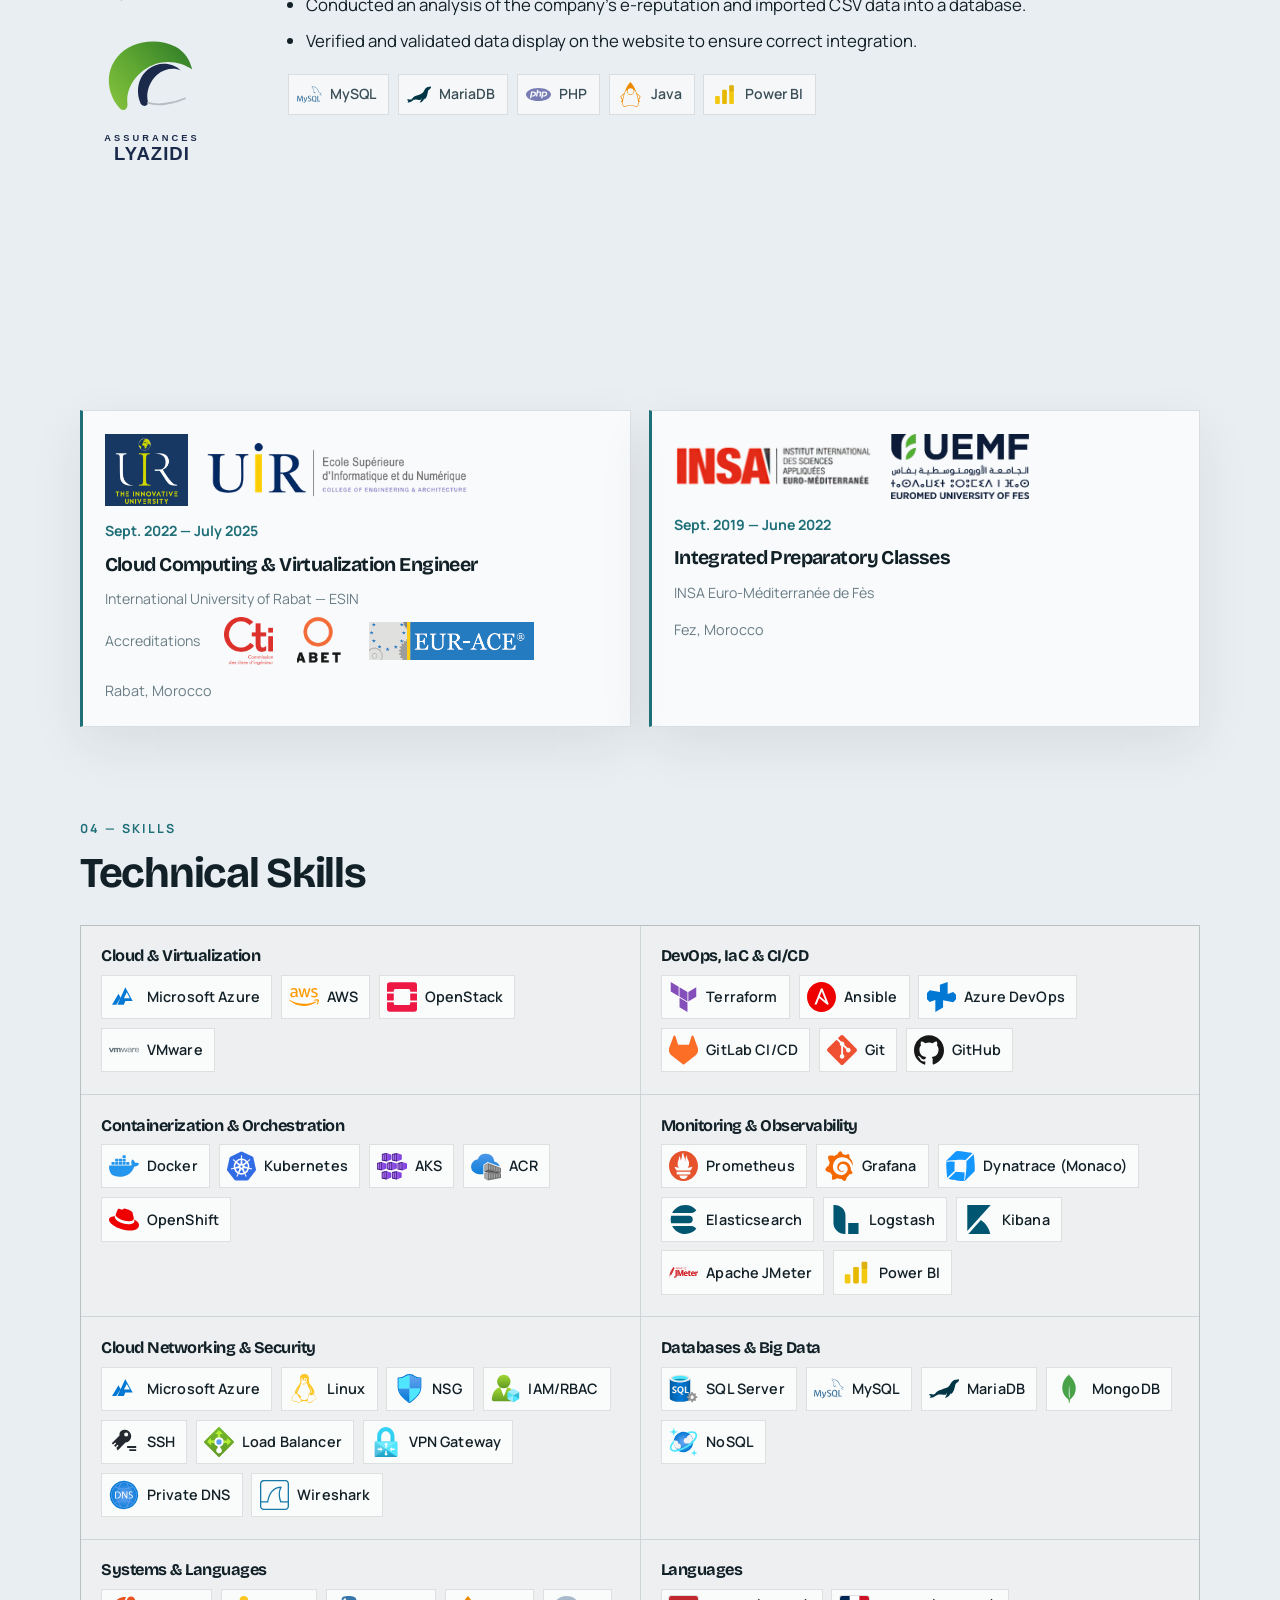
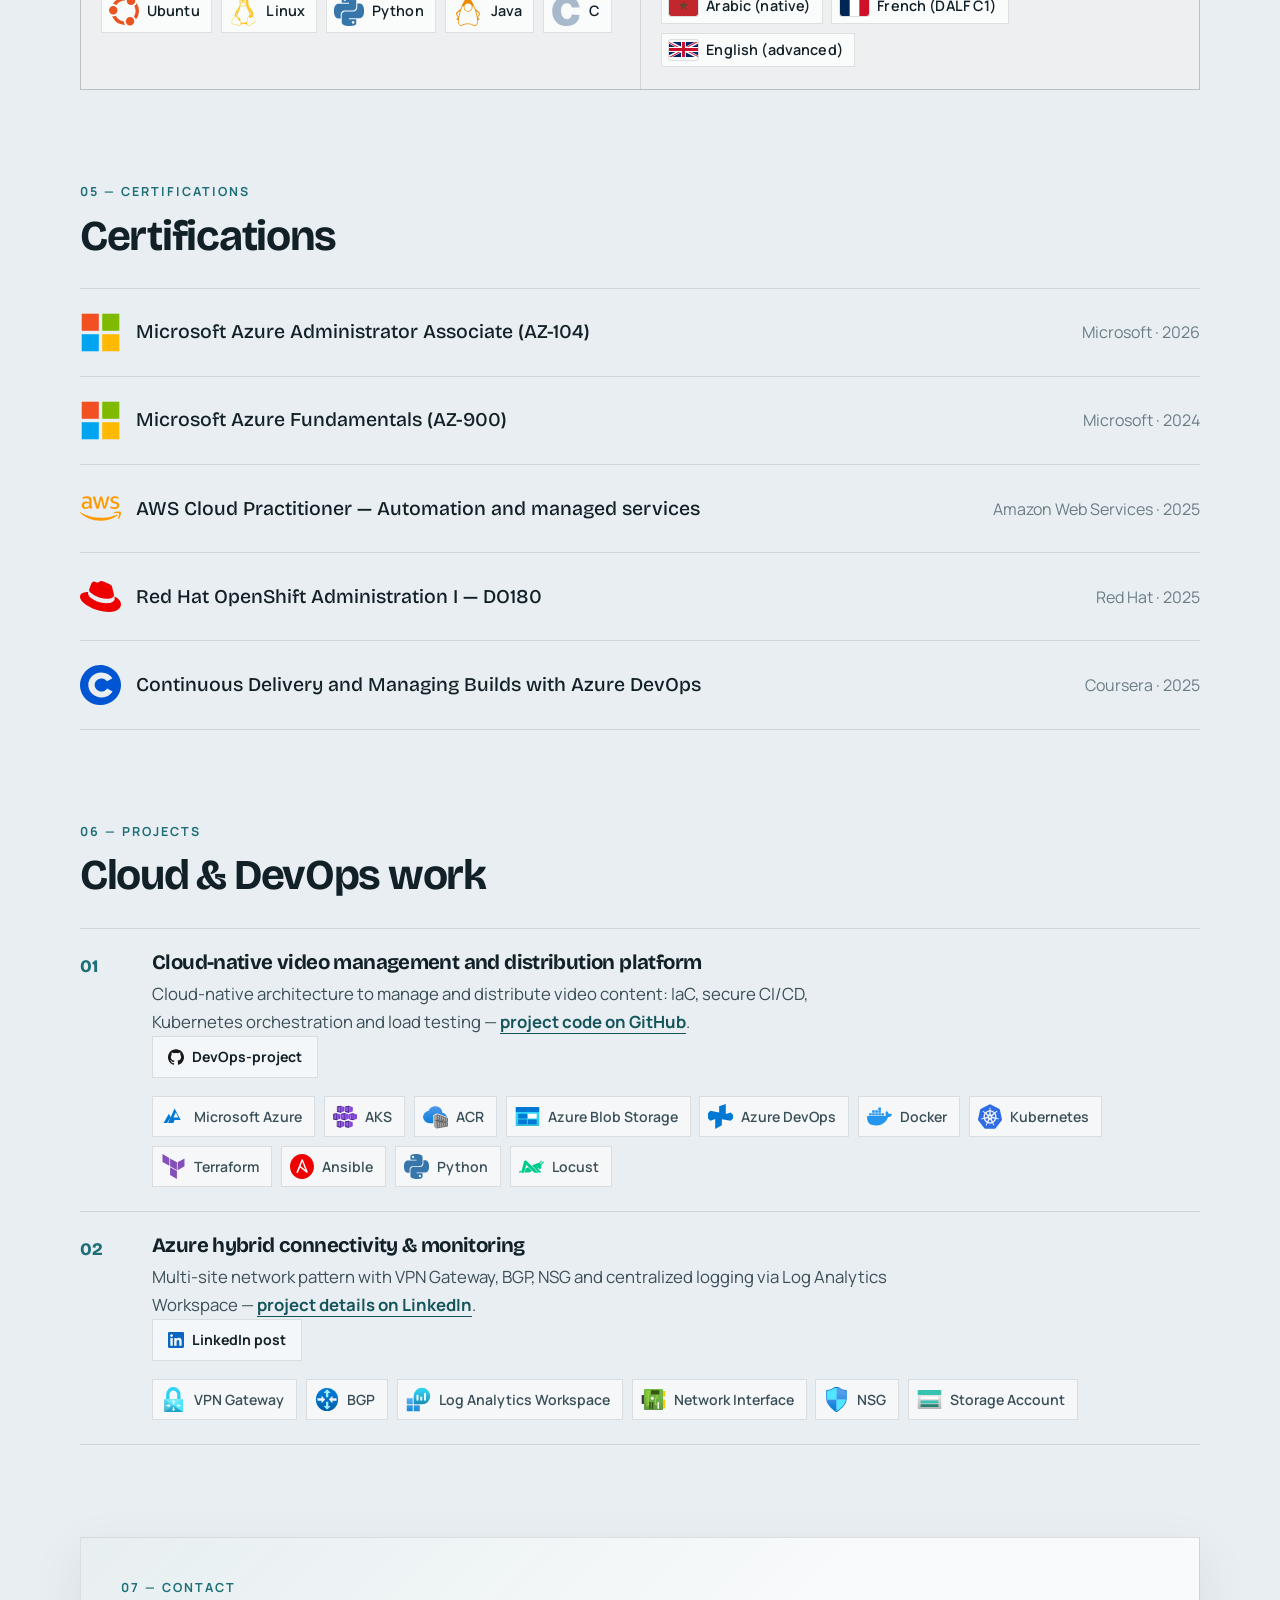
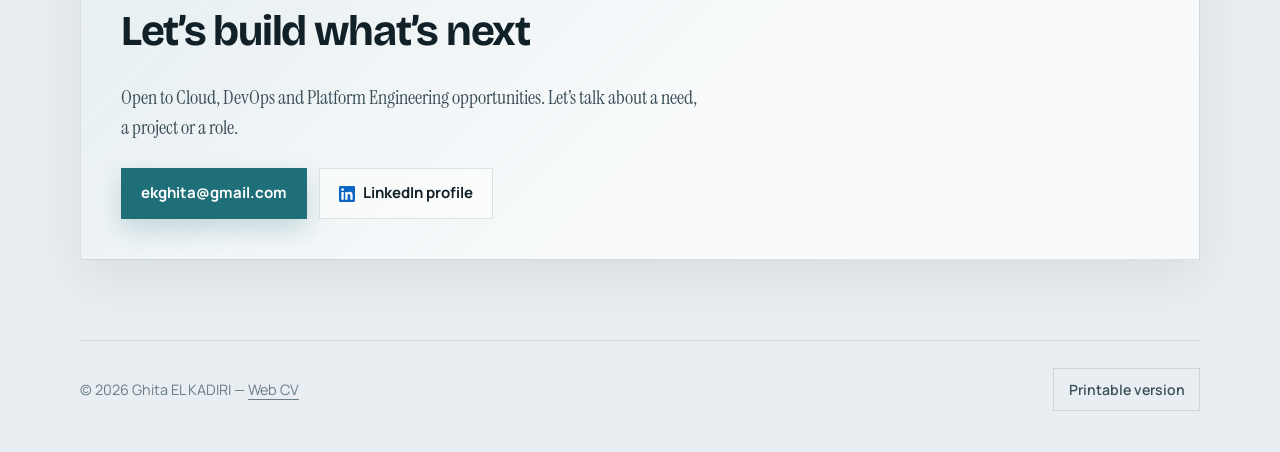
<file: en/index.html>
<!DOCTYPE html>
<html lang="en" class="no-js">
  <head>
    <meta charset="UTF-8" />
    <meta name="viewport" content="width=device-width, initial-scale=1.0" />
    <script>
      document.documentElement.classList.remove("no-js");
      document.documentElement.classList.add("js");
    </script>
    <meta
      name="description"
      content="Web CV of Ghita EL KADIRI — Cloud Computing & Virtualization Engineer, DevOps, DevSecOps. Azure, AWS, Terraform, Kubernetes."
    />
    <meta name="author" content="Ghita EL KADIRI" />
    <meta name="theme-color" content="#e9eef2" />
    <title>Ghita EL KADIRI — Cloud & DevOps Engineer</title>
    <link rel="alternate" hreflang="en" href="./" />
    <link rel="alternate" hreflang="fr" href="../" />
    <link rel="icon" href="assets/favicon.svg" type="image/svg+xml" />
    <link rel="preconnect" href="https://fonts.googleapis.com" />
    <link rel="preconnect" href="https://fonts.gstatic.com" crossorigin />
    <link
      href="https://fonts.googleapis.com/css2?family=Bricolage+Grotesque:opsz,wght@12..96,500;12..96,600;12..96,700;12..96,800&family=Instrument+Serif:ital@0;1&family=Manrope:wght@400;500;600;700&display=swap"
      rel="stylesheet"
    />
    <link rel="stylesheet" href="css/styles.css?v=axa-2" />
  </head>
  <body>
    <div class="atmosphere" aria-hidden="true">
      <div class="atmosphere__wash"></div>
      <svg class="atmosphere__mesh" viewBox="0 0 1200 800" preserveAspectRatio="xMidYMid slice">
        <defs>
          <linearGradient id="meshStroke" x1="0" y1="0" x2="1" y2="1">
            <stop offset="0%" stop-color="#1f6f78" stop-opacity="0.22" />
            <stop offset="100%" stop-color="#c4a574" stop-opacity="0.12" />
          </linearGradient>
        </defs>
        <g fill="none" stroke="url(#meshStroke)" stroke-width="1.2">
          <path d="M80 120 H420 L520 220 H980" />
          <path d="M160 280 H560 L640 360 H1080" />
          <path d="M40 460 H300 L420 560 H860 L980 660" />
          <path d="M220 80 V280 L320 380 V620" />
          <path d="M640 40 V220 L760 340 V700" />
          <path d="M920 100 V300 L1040 420 V720" />
        </g>
        <g fill="#1f6f78" fill-opacity="0.28">
          <circle cx="420" cy="120" r="4" />
          <circle cx="520" cy="220" r="4" />
          <circle cx="560" cy="280" r="4" />
          <circle cx="640" cy="360" r="4" />
          <circle cx="300" cy="460" r="4" />
          <circle cx="760" cy="340" r="4" />
          <circle cx="980" cy="660" r="4" />
        </g>
      </svg>
      <div class="atmosphere__glow atmosphere__glow--a"></div>
      <div class="atmosphere__glow atmosphere__glow--b"></div>
    </div>

    <a class="skip-link" href="#contenu">Skip to content</a>

    <header class="site-header">
      <a class="logo" href="#top" aria-label="Ghita EL KADIRI — home">
        <img class="logo__photo" src="assets/ghita.jpg" alt="" width="40" height="40" />
        <span class="logo__text">Ghita EL KADIRI</span>
      </a>
      <nav class="nav" aria-label="Main navigation">
        <a href="#profil" data-nav>Profile</a>
        <a href="#experience" data-nav>Experience</a>
        <a href="#competences" data-nav>Skills</a>
        <a href="#projets" data-nav>Projects</a>
        <a href="#contact" class="nav__cta">Contact</a>
        <a class="nav__lang" href="../" hreflang="fr" lang="fr" aria-label="French version">FR</a>
        <a class="nav__lang is-active" href="./" hreflang="en" lang="en" aria-current="true" aria-label="English version">EN</a>
      </nav>
      <button class="nav-toggle" type="button" aria-label="Open menu" aria-expanded="false">
        <span></span><span></span>
      </button>
    </header>

    <main id="top">
      <section class="hero" id="contenu">
        <p class="hero__eyebrow">
          <span class="pulse" aria-hidden="true"></span>
          Rabat, Morocco · Internationally mobile and open to opportunities
        </p>
        <div class="hero__identity">
          <img
            class="hero__photo"
            src="assets/ghita.jpg"
            alt="Portrait of Ghita EL KADIRI"
            width="220"
            height="220"
            decoding="async"
            fetchpriority="high"
          />
          <h1 class="hero__name">
            <span class="hero__name-line">Ghita</span>
            <span class="hero__name-line hero__name-line--accent">EL KADIRI</span>
          </h1>
        </div>
        <p class="hero__title">
          Cloud Computing &amp; Virtualization Engineer
          <em>DevOps · DevSecOps</em>
        </p>
        <p class="hero__lead">
          4× certified (Azure, AWS, Red Hat, DevOps). I automate secure Azure
          infrastructures, CI/CD pipelines and orchestrated deployments with
          Terraform, Ansible, Docker and Kubernetes.
        </p>
          <div class="hero__actions">
            <a class="btn btn--primary" href="mailto:ekghita@gmail.com">Contact me</a>
            <a
              class="btn btn--ghost btn--icon"
              href="https://www.linkedin.com/in/ghita-el-kadiri/"
              target="_blank"
              rel="noopener noreferrer"
            >
              <img src="assets/logos/linkedin.svg" alt="" width="16" height="16" />
              LinkedIn
            </a>
            <button class="btn btn--ghost" type="button" onclick="window.print()">
              Export PDF
            </button>
          </div>
        <ul class="hero__meta" aria-label="Contact details">
          <li><a href="mailto:ekghita@gmail.com">ekghita@gmail.com</a></li>
          <li>
            <a
              href="https://www.linkedin.com/in/ghita-el-kadiri/"
              target="_blank"
              rel="noopener noreferrer"
              >linkedin.com/in/ghita-el-kadiri</a
            >
          </li>
        </ul>
      </section>

      <section id="profil" class="section">
        <div class="section__head reveal">
          <p class="section__label">01 — Profile</p>
          <h2>Cloud automation, security and reliability</h2>
        </div>
        <div class="profile-block reveal">
          <p class="profile-text">
            Cloud Computing &amp; Virtualization Engineer, DevOps, 4× certified
            (Azure, AWS, Red Hat, DevOps), experienced in automating secure Azure
            infrastructures, building CI/CD pipelines, monitoring solutions,
            virtualization and orchestrating deployments with Terraform, Ansible,
            Azure DevOps, Docker and Kubernetes.
          </p>
          <div class="cert-strip" aria-label="Key certifications">
            <span>AZ-104</span>
            <span>AZ-900</span>
            <span>AWS Practitioner</span>
            <span>Red Hat DO180</span>
          </div>
        </div>
        <ul class="logo-rail reveal" aria-label="Core technologies">
          <li>
            <img src="assets/logos/azure.svg" alt="" width="28" height="28" />
            <span>Microsoft Azure</span>
          </li>
          <li>
            <img src="assets/logos/amazonwebservices.svg" alt="" width="28" height="28" />
            <span>AWS</span>
          </li>
          <li>
            <img src="assets/logos/terraform.svg" alt="" width="28" height="28" />
            <span>Terraform</span>
          </li>
          <li>
            <img src="assets/logos/ansible.svg" alt="" width="28" height="28" />
            <span>Ansible</span>
          </li>
          <li>
            <img src="assets/logos/docker.svg" alt="" width="28" height="28" />
            <span>Docker</span>
          </li>
          <li>
            <img src="assets/logos/kubernetes.svg" alt="" width="28" height="28" />
            <span>Kubernetes</span>
          </li>
          <li>
            <img src="assets/logos/azuredevops.svg" alt="" width="28" height="28" />
            <span>Azure DevOps</span>
          </li>
          <li>
            <img src="assets/logos/redhat.svg" alt="" width="28" height="28" />
            <span>Red Hat</span>
          </li>
        </ul>
      </section>

      <section id="experience" class="section">
        <div class="section__head reveal">
          <p class="section__label">02 — Experience</p>
          <h2>Professional experience</h2>
        </div>

        <div class="timeline">
          <article class="role reveal">
            <div class="role__meta">
              <p class="role__date">Sept. 2025 — Present</p>
              <p class="role__place">Personal project</p>
            </div>
            <div class="role__body">
              <h3>Cloud, DevOps Engineer</h3>
              <p class="role__org">Personal project and self-learning</p>
              <div class="platforms" aria-label="Self-learning platforms">
                <figure class="platform">
                  <svg xmlns="http://www.w3.org/2000/svg" viewBox="0 0 240 160" width="118" height="78" role="img">
                    <title>devOps</title>
                    <defs>
                      <linearGradient id="cloudTop" x1="120" y1="28" x2="120" y2="96" gradientUnits="userSpaceOnUse">
                        <stop offset="0%" stop-color="#5EE7FF"/>
                        <stop offset="55%" stop-color="#3BC7F5"/>
                        <stop offset="100%" stop-color="#2E8CFF"/>
                      </linearGradient>
                      <linearGradient id="cloudBottom" x1="120" y1="78" x2="120" y2="138" gradientUnits="userSpaceOnUse">
                        <stop offset="0%" stop-color="#7A4DFF"/>
                        <stop offset="45%" stop-color="#6B2EE8"/>
                        <stop offset="100%" stop-color="#4B18B8"/>
                      </linearGradient>
                      <clipPath id="cloudShape">
                        <path d="M46 108 C18 106 14 78 42 70 C46 42 86 30 114 54 C132 30 178 34 190 62 C226 58 236 92 208 108 C200 130 58 132 46 108 Z"/>
                      </clipPath>
                    </defs>
                    <g clip-path="url(#cloudShape)">
                      <rect x="0" y="0" width="240" height="160" fill="url(#cloudTop)"/>
                      <path fill="url(#cloudBottom)" d="M8 90 C52 76 86 104 124 88 C158 74 192 100 236 86 L236 150 L8 150 Z"/>
                      <path fill="none" stroke="#9B7CFF" stroke-width="3.2" stroke-linecap="round" d="M18 90 C56 76 88 104 124 88 C158 74 194 100 228 87"/>
                    </g>
                    <text x="120" y="116" text-anchor="middle" font-family="Manrope, system-ui, sans-serif" font-size="28" font-weight="700" fill="#ffffff" letter-spacing="0.4">devOps</text>
                  </svg>
                </figure>
                <figure class="platform">
                  <img src="assets/logos/pluralsight.svg" alt="" width="48" height="48" />
                  <figcaption>Pluralsight</figcaption>
                </figure>
                <figure class="platform">
                  <img src="assets/logos/acloudguru.png" alt="" width="48" height="48" />
                  <figcaption>A Cloud Guru</figcaption>
                </figure>
                <figure class="platform">
                  <img src="assets/logos/digitalcloud.png" alt="" width="48" height="48" />
                  <figcaption>Digital Cloud</figcaption>
                </figure>
              </div>
              <ul>
                <li>
                  End-to-end DevOps platform on Azure, from code to monitoring:
                  IaC Terraform infrastructure (AKS, ACR, VNet, RBAC), 2 Azure DevOps
                  CI/CD pipelines on a self-hosted agent (Docker front/back build,
                  SonarCloud, tagged ACR publishing, Kubernetes manifests, rollout
                  validation), FastAPI/React/MongoDB application on AKS (namespaces,
                  LoadBalancer, liveness/readiness probes), Prometheus and Grafana
                  monitoring —
                  <a
                    href="https://github.com/ghita-k/Projet_CloudDevOps"
                    target="_blank"
                    rel="noopener noreferrer"
                    >project code on GitHub</a
                  >.
                </li>
                <li>
                  Ranked 4th in the on-site DevOps Engineer professional exam
                  (TOP3 Score, Oct. 2025) and AZ-104 certified.
                </li>
                <li>
                  Deepened hands-on Azure and AWS Cloud practice on sandbox
                  environments: Pluralsight, A Cloud Guru, Digital Cloud.
                </li>
              </ul>
              <p class="role__links">
                <a
                  class="btn btn--ghost btn--icon"
                  href="https://github.com/ghita-k/Projet_CloudDevOps"
                  target="_blank"
                  rel="noopener noreferrer"
                >
                  <img src="assets/logos/github.svg" alt="" width="16" height="16" />
                  Projet_CloudDevOps
                </a>
              </p>
              <ul class="tag-logos" aria-label="Technologies">
                <li>
                  <img src="assets/logos/azure.svg" alt="" width="22" height="22" />
                  <span>Microsoft Azure</span>
                </li>
                <li>
                  <img src="assets/logos/terraform.svg" alt="" width="22" height="22" />
                  <span>Terraform</span>
                </li>
                <li>
                  <img src="assets/logos/aks.svg" alt="" width="22" height="22" />
                  <span>AKS</span>
                </li>
                <li>
                  <img src="assets/logos/acr.svg" alt="" width="22" height="22" />
                  <span>ACR</span>
                </li>
                <li>
                  <img src="assets/logos/azuredevops.svg" alt="" width="22" height="22" />
                  <span>Azure DevOps</span>
                </li>
                <li>
                  <img src="assets/logos/docker.svg" alt="" width="22" height="22" />
                  <span>Docker</span>
                </li>
                <li>
                  <img src="assets/logos/kubernetes.svg" alt="" width="22" height="22" />
                  <span>Kubernetes</span>
                </li>
                <li>
                  <img src="assets/logos/sonarcloud.svg" alt="" width="22" height="22" />
                  <span>SonarCloud</span>
                </li>
                <li>
                  <img src="assets/logos/mongodb.svg" alt="" width="22" height="22" />
                  <span>MongoDB</span>
                </li>
                <li>
                  <img src="assets/logos/prometheus.svg" alt="" width="22" height="22" />
                  <span>Prometheus</span>
                </li>
                <li>
                  <img src="assets/logos/grafana.svg" alt="" width="22" height="22" />
                  <span>Grafana</span>
                </li>
                <li>
                  <img src="assets/logos/amazonwebservices.svg" alt="" width="22" height="22" />
                  <span>AWS</span>
                </li>
              </ul>
            </div>
          </article>

          <article class="role reveal">
            <div class="role__meta">
              <p class="role__date">Feb. 2025 — Aug. 2025</p>
              <p class="role__place">Rabat, Morocco</p>
              <span class="role__company-logo" aria-hidden="true">
                <svg xmlns="http://www.w3.org/2000/svg" viewBox="0 0 120 120" width="56" height="56">
                  <rect width="120" height="120" fill="#00008F"/>
                  <polygon points="72,58 80,58 120,0 112,0" fill="#FF1721"/>
                  <text x="60" y="78" text-anchor="middle" font-family="Arial Black, Arial, sans-serif" font-size="42" font-weight="900" fill="#FFFFFF" letter-spacing="1">AXA</text>
                </svg>
              </span>
            </div>
            <div class="role__body">
              <h3>Cloud DevOps Engineer</h3>
              <p class="role__org">AXA Global Business Services (AXA GBS)</p>
              <ul>
                <li>
                  Fully automated (100%) the end-to-end deployment of a Dynatrace
                  SaaS monitoring infrastructure on Microsoft Azure with Terraform
                  (IaC), Ansible, Azure DevOps, Monaco and 4 YAML CI/CD pipelines —
                  <a
                    href="https://github.com/ghita-k/dynatrace-vip-pipeline"
                    target="_blank"
                    rel="noopener noreferrer"
                    >pipeline code on GitHub</a
                  >.
                </li>
                <li>
                  Deployed a secure 10-resource Cloud architecture on Azure with
                  Terraform: 4 Ubuntu VMs, VNet, subnet, public IPs, Azure Load
                  Balancer, NSG,
                  private DNS, Azure WebJobs and IAM (RBAC).
                </li>
                <li>
                  Industrialized Cloud provisioning and monitoring via CI/CD:
                  ActiveGate on 2 dedicated machines, OneAgent on 3 target hosts,
                  validation of the monitored status in Dynatrace.
                </li>
                <li>
                  Developed automated backup of Dynatrace configurations with
                  Monaco, Bash, Azure WebJob and Azure Blob Storage.
                </li>
                <li>
                  Secured the environment with NSG, SSH, API tokens, Azure DevOps
                  secret variables and IAM via RBAC.
                </li>
              </ul>
              <p class="role__links">
                <a
                  class="btn btn--ghost btn--icon"
                  href="https://github.com/ghita-k/dynatrace-vip-pipeline"
                  target="_blank"
                  rel="noopener noreferrer"
                >
                  <img src="assets/logos/github.svg" alt="" width="16" height="16" />
                  dynatrace-vip-pipeline
                </a>
              </p>
              <ul class="tag-logos" aria-label="Technologies">
                <li>
                  <img src="assets/logos/azure.svg" alt="" width="22" height="22" />
                  <span>Microsoft Azure</span>
                </li>
                <li>
                  <img src="assets/logos/terraform.svg" alt="" width="22" height="22" />
                  <span>Terraform</span>
                </li>
                <li>
                  <img src="assets/logos/ansible.svg" alt="" width="22" height="22" />
                  <span>Ansible</span>
                </li>
                <li>
                  <img src="assets/logos/azuredevops.svg" alt="" width="22" height="22" />
                  <span>Azure DevOps</span>
                </li>
                <li>
                  <img src="assets/logos/dynatrace.svg" alt="" width="22" height="22" />
                  <span>Dynatrace</span>
                </li>
                <li>
                  <img src="assets/logos/monaco.svg" alt="" width="22" height="22" />
                  <span>Monaco</span>
                </li>
                <li>
                  <img src="assets/logos/cicd.svg" alt="" width="22" height="22" />
                  <span>CI/CD</span>
                </li>
              </ul>
            </div>
          </article>

          <article class="role reveal">
            <div class="role__meta">
              <p class="role__date">June 2024 — Aug. 2024</p>
              <p class="role__place">Rabat, Morocco</p>
              <span class="role__company-logo role__company-logo--wide" aria-hidden="true">
                <svg xmlns="http://www.w3.org/2000/svg" viewBox="0 0 280 90" width="150" height="48">
                  <rect x="0" y="10" width="70" height="70" rx="10" fill="#0B7A4B"/>
                  <path d="M18 55c10-18 24-18 34 0" fill="none" stroke="#FFFFFF" stroke-width="5" stroke-linecap="round"/>
                  <path d="M35 24v18" stroke="#F5C518" stroke-width="5" stroke-linecap="round"/>
                  <path d="M26 33l9-9 9 9" fill="none" stroke="#F5C518" stroke-width="4" stroke-linecap="round" stroke-linejoin="round"/>
                  <text x="88" y="42" font-family="Arial, Helvetica, sans-serif" font-size="32" font-weight="800" fill="#0B7A4B" letter-spacing="3">ONEE</text>
                  <text x="88" y="66" font-family="Arial, Helvetica, sans-serif" font-size="13" font-weight="700" fill="#5B7168" letter-spacing="1.5">BRANCHE EAU</text>
                </svg>
              </span>
            </div>
            <div class="role__body">
              <h3>Systems and virtualization</h3>
              <p class="role__org">ONEE — Water Division</p>
              <ul>
                <li>
                  Analyzed standard, converged and hyperconverged infrastructure
                  platforms, and their evolution toward virtualized, highly available
                  Cloud environments.
                </li>
                <li>
                  Compared Dell EMC and VMware ESXi architectures based on
                  performance, scalability, resource management and business needs.
                </li>
              </ul>
              <ul class="tag-logos" aria-label="Technologies">
                <li>
                  <img src="assets/logos/vmware.svg" alt="" width="22" height="22" />
                  <span>VMware ESXi</span>
                </li>
                <li>
                  <img src="assets/logos/dell.svg" alt="" width="22" height="22" />
                  <span>Dell EMC</span>
                </li>
                <li>
                  <img src="assets/logos/openstack.svg" alt="" width="22" height="22" />
                  <span>Virtualization</span>
                </li>
                <li>
                  <img src="assets/logos/azure.svg" alt="" width="22" height="22" />
                  <span>Cloud</span>
                </li>
              </ul>
            </div>
          </article>

          <article class="role reveal">
            <div class="role__meta">
              <p class="role__date">June 2023 — July 2023</p>
              <p class="role__place">Rabat, Morocco</p>
              <span class="role__company-logo role__company-logo--lyazidi" aria-hidden="true">
                <img src="assets/logos/lyazidi.svg" alt="Assurances Lyazidi" width="140" height="150" />
              </span>
            </div>
            <div class="role__body">
              <h3>Full Stack Developer</h3>
              <p class="role__org">Assurances Lyazidi</p>
              <ul>
                <li>
                  Conducted an analysis of the company’s e-reputation and imported
                  CSV data into a database.
                </li>
                <li>
                  Verified and validated data display on the website to ensure
                  correct integration.
                </li>
              </ul>
              <ul class="tag-logos" aria-label="Technologies">
                <li>
                  <img src="assets/logos/mysql.svg" alt="" width="22" height="22" />
                  <span>MySQL</span>
                </li>
                <li>
                  <img src="assets/logos/mariadb.svg" alt="" width="22" height="22" />
                  <span>MariaDB</span>
                </li>
                <li>
                  <img src="assets/logos/php.svg" alt="" width="22" height="22" />
                  <span>PHP</span>
                </li>
                <li>
                  <img src="assets/logos/java.svg" alt="" width="22" height="22" />
                  <span>Java</span>
                </li>
                <li>
                  <img src="assets/logos/powerbi.svg" alt="" width="22" height="22" />
                  <span>Power BI</span>
                </li>
              </ul>
            </div>
          </article>
        </div>
      </section>

      <section id="formation" class="section">
        <div class="section__head reveal">
          <p class="section__label">03 — Education</p>
          <h2>Academic background</h2>
        </div>
        <div class="edu-grid">
          <article class="edu reveal">
            <div class="edu__logos">
              <img class="edu__logo edu__logo--uir" src="assets/logos/uir.png" alt="International University of Rabat" width="120" height="104" />
              <img class="edu__logo edu__logo--esin" src="assets/logos/esin.png" alt="Higher School of Computer Science and Digital Technology" width="280" height="80" />
            </div>
            <p class="edu__date">Sept. 2022 — July 2025</p>
            <h3>Cloud Computing &amp; Virtualization Engineer</h3>
            <p class="edu__school">
              International University of Rabat — ESIN
              <span class="edu__accreds">
                Accreditations
                <img class="edu__acred-logo" src="assets/logos/cti.png" alt="CTI — Commission des Titres d’Ingénieur" title="CTI" width="64" height="63" />
                <img class="edu__acred-logo edu__acred-logo--abet" src="assets/logos/abet.png" alt="ABET" title="ABET" width="64" height="67" />
                <img class="edu__acred-logo edu__acred-logo--eurace" src="assets/logos/eur-ace.png" alt="EUR-ACE®" title="EUR-ACE®" width="220" height="50" />
              </span>
            </p>
            <p class="edu__place">Rabat, Morocco</p>
          </article>
          <article class="edu reveal">
            <div class="edu__logos">
              <img class="edu__logo edu__logo--insa" src="assets/logos/insa-em.png" alt="INSA Euro-Méditerranée" width="280" height="64" />
              <img class="edu__logo edu__logo--uemf" src="assets/logos/uemf.png" alt="Euro-Mediterranean University of Fez" width="280" height="135" />
            </div>
            <p class="edu__date">Sept. 2019 — June 2022</p>
            <h3>Integrated Preparatory Classes</h3>
            <p class="edu__school">INSA Euro-Méditerranée de Fès</p>
            <p class="edu__place">Fez, Morocco</p>
          </article>
        </div>
      </section>

      <section id="competences" class="section">
        <div class="section__head reveal">
          <p class="section__label">04 — Skills</p>
          <h2>Technical Skills</h2>
        </div>
        <div class="skills">
          <article class="skill reveal">
            <h3>Cloud &amp; Virtualization</h3>
            <div class="skill__logos">
              <span class="skill__logo"><img src="assets/logos/azure.svg" alt="" width="36" height="36" /><span>Microsoft Azure</span></span>
              <span class="skill__logo"><img src="assets/logos/amazonwebservices.svg" alt="" width="36" height="36" /><span>AWS</span></span>
              <span class="skill__logo"><img src="assets/logos/openstack.svg" alt="" width="36" height="36" /><span>OpenStack</span></span>
              <span class="skill__logo"><img src="assets/logos/vmware.svg" alt="" width="36" height="36" /><span>VMware</span></span>
            </div>
          </article>
          <article class="skill reveal">
            <h3>DevOps, IaC &amp; CI/CD</h3>
            <div class="skill__logos">
              <span class="skill__logo"><img src="assets/logos/terraform.svg" alt="" width="36" height="36" /><span>Terraform</span></span>
              <span class="skill__logo"><img src="assets/logos/ansible.svg" alt="" width="36" height="36" /><span>Ansible</span></span>
              <span class="skill__logo"><img src="assets/logos/azuredevops.svg" alt="" width="36" height="36" /><span>Azure DevOps</span></span>
              <span class="skill__logo"><img src="assets/logos/gitlab.svg" alt="" width="36" height="36" /><span>GitLab CI/CD</span></span>
              <span class="skill__logo"><img src="assets/logos/git.svg" alt="" width="36" height="36" /><span>Git</span></span>
              <span class="skill__logo"><img src="assets/logos/github.svg" alt="" width="36" height="36" /><span>GitHub</span></span>
            </div>
          </article>
          <article class="skill reveal">
            <h3>Containerization &amp; Orchestration</h3>
            <div class="skill__logos">
              <span class="skill__logo"><img src="assets/logos/docker.svg" alt="" width="36" height="36" /><span>Docker</span></span>
              <span class="skill__logo"><img src="assets/logos/kubernetes.svg" alt="" width="36" height="36" /><span>Kubernetes</span></span>
              <span class="skill__logo"><img src="assets/logos/aks.svg" alt="" width="36" height="36" /><span>AKS</span></span>
              <span class="skill__logo"><img src="assets/logos/acr.svg" alt="" width="36" height="36" /><span>ACR</span></span>
              <span class="skill__logo"><img src="assets/logos/redhat.svg" alt="" width="36" height="36" /><span>OpenShift</span></span>
            </div>
          </article>
          <article class="skill reveal">
            <h3>Monitoring &amp; Observability</h3>
            <div class="skill__logos">
              <span class="skill__logo"><img src="assets/logos/prometheus.svg" alt="" width="36" height="36" /><span>Prometheus</span></span>
              <span class="skill__logo"><img src="assets/logos/grafana.svg" alt="" width="36" height="36" /><span>Grafana</span></span>
              <span class="skill__logo"><img src="assets/logos/dynatrace.svg" alt="" width="36" height="36" /><span>Dynatrace (Monaco)</span></span>
              <span class="skill__logo"><img src="assets/logos/elasticsearch.svg" alt="" width="36" height="36" /><span>Elasticsearch</span></span>
              <span class="skill__logo"><img src="assets/logos/logstash.svg" alt="" width="36" height="36" /><span>Logstash</span></span>
              <span class="skill__logo"><img src="assets/logos/kibana.svg" alt="" width="36" height="36" /><span>Kibana</span></span>
              <span class="skill__logo"><img src="assets/logos/jmeter.svg" alt="" width="36" height="36" /><span>Apache JMeter</span></span>
              <span class="skill__logo"><img src="assets/logos/powerbi.svg" alt="" width="36" height="36" /><span>Power BI</span></span>
            </div>
          </article>
          <article class="skill reveal">
            <h3>Cloud Networking &amp; Security</h3>
            <div class="skill__logos">
              <span class="skill__logo"><img src="assets/logos/azure.svg" alt="" width="36" height="36" /><span>Microsoft Azure</span></span>
              <span class="skill__logo"><img src="assets/logos/linux.svg" alt="" width="36" height="36" /><span>Linux</span></span>
              <span class="skill__logo"><img src="assets/logos/nsg.svg" alt="" width="36" height="36" /><span>NSG</span></span>
              <span class="skill__logo"><img src="assets/logos/iam-rbac.svg" alt="" width="36" height="36" /><span>IAM/RBAC</span></span>
              <span class="skill__logo"><img src="assets/logos/ssh.svg" alt="" width="36" height="36" /><span>SSH</span></span>
              <span class="skill__logo"><img src="assets/logos/load-balancer.svg" alt="" width="36" height="36" /><span>Load Balancer</span></span>
              <span class="skill__logo"><img src="assets/logos/vpn-gateway.svg" alt="" width="36" height="36" /><span>VPN Gateway</span></span>
              <span class="skill__logo"><img src="assets/logos/dns-prive.svg" alt="" width="36" height="36" /><span>Private DNS</span></span>
              <span class="skill__logo"><img src="assets/logos/wireshark.svg" alt="" width="36" height="36" /><span>Wireshark</span></span>
            </div>
          </article>
          <article class="skill reveal">
            <h3>Databases &amp; Big Data</h3>
            <div class="skill__logos">
              <span class="skill__logo"><img src="assets/logos/sqlserver.svg" alt="" width="36" height="36" /><span>SQL Server</span></span>
              <span class="skill__logo"><img src="assets/logos/mysql.svg" alt="" width="36" height="36" /><span>MySQL</span></span>
              <span class="skill__logo"><img src="assets/logos/mariadb.svg" alt="" width="36" height="36" /><span>MariaDB</span></span>
              <span class="skill__logo"><img src="assets/logos/mongodb.svg" alt="" width="36" height="36" /><span>MongoDB</span></span>
              <span class="skill__logo"><img src="assets/logos/nosql.svg" alt="" width="36" height="36" /><span>NoSQL</span></span>
            </div>
          </article>
          <article class="skill reveal">
            <h3>Systems &amp; Languages</h3>
            <div class="skill__logos">
              <span class="skill__logo"><img src="assets/logos/ubuntu.svg" alt="" width="36" height="36" /><span>Ubuntu</span></span>
              <span class="skill__logo"><img src="assets/logos/linux.svg" alt="" width="36" height="36" /><span>Linux</span></span>
              <span class="skill__logo"><img src="assets/logos/python.svg" alt="" width="36" height="36" /><span>Python</span></span>
              <span class="skill__logo"><img src="assets/logos/java.svg" alt="" width="36" height="36" /><span>Java</span></span>
              <span class="skill__logo"><img src="assets/logos/c.svg" alt="" width="36" height="36" /><span>C</span></span>
            </div>
          </article>
          <article class="skill reveal">
            <h3>Languages</h3>
            <div class="skill__logos">
              <span class="skill__logo"><img class="skill__logo-flag" src="assets/logos/arabe.svg" alt="" width="36" height="24" /><span>Arabic (native)</span></span>
              <span class="skill__logo"><img class="skill__logo-flag" src="assets/logos/francais.svg" alt="" width="36" height="24" /><span>French (DALF C1)</span></span>
              <span class="skill__logo"><img class="skill__logo-flag" src="assets/logos/anglais.svg" alt="" width="36" height="24" /><span>English (advanced)</span></span>
            </div>
          </article>
        </div>
      </section>

      <section id="certifications" class="section">
        <div class="section__head reveal">
          <p class="section__label">05 — Certifications</p>
          <h2>Certifications</h2>
        </div>
        <ul class="certs">
          <li class="reveal">
            <a
              href="https://learn.microsoft.com/api/credentials/share/fr-fr/ghitaelkadiri/209023173AEE1589?sharingId=EF1145D400DC1A48"
              target="_blank"
              rel="noopener noreferrer"
            >
              <span class="cert__brand">
                <img src="assets/logos/microsoft.svg" alt="" width="40" height="40" />
                <strong>Microsoft Azure Administrator Associate (AZ-104)</strong>
              </span>
              <span>Microsoft · 2026</span>
            </a>
          </li>
          <li class="reveal">
            <a
              href="https://learn.microsoft.com/api/credentials/share/fr-fr/GhitaELKADIRI-9326/D302E269587626A1?sharingId=F2FB9AA541911E00"
              target="_blank"
              rel="noopener noreferrer"
            >
              <span class="cert__brand">
                <img src="assets/logos/microsoft.svg" alt="" width="40" height="40" />
                <strong>Microsoft Azure Fundamentals (AZ-900)</strong>
              </span>
              <span>Microsoft · 2024</span>
            </a>
          </li>
          <li class="reveal">
            <a
              href="https://skillsoft.digitalbadges-eu.skillsoft.com/203b08b0-0dc3-4f80-91a3-48599a95bf89"
              target="_blank"
              rel="noopener noreferrer"
            >
              <span class="cert__brand">
                <img src="assets/logos/amazonwebservices.svg" alt="" width="40" height="40" />
                <strong>AWS Cloud Practitioner — Automation and managed services</strong>
              </span>
              <span>Amazon Web Services · 2025</span>
            </a>
          </li>
          <li class="reveal">
            <div>
              <span class="cert__brand">
                <img src="assets/logos/redhat.svg" alt="" width="40" height="40" />
                <strong>Red Hat OpenShift Administration I — DO180</strong>
              </span>
              <span>Red Hat · 2025</span>
            </div>
          </li>
          <li class="reveal">
            <a
              href="https://coursera.org/account/accomplishments/records/KUN5270U3MN0"
              target="_blank"
              rel="noopener noreferrer"
            >
              <span class="cert__brand">
                <img src="assets/logos/coursera.svg" alt="" width="40" height="40" />
                <strong>Continuous Delivery and Managing Builds with Azure DevOps</strong>
              </span>
              <span>Coursera · 2025</span>
            </a>
          </li>
        </ul>
      </section>

      <section id="projets" class="section">
        <div class="section__head reveal">
          <p class="section__label">06 — Projects</p>
          <h2>Cloud &amp; DevOps work</h2>
        </div>
        <div class="projects">
          <article class="project reveal">
            <span class="project__index" aria-hidden="true">01</span>
            <div>
              <h3>Cloud-native video management and distribution platform</h3>
              <p>
                Cloud-native architecture to manage and distribute video content:
                IaC, secure CI/CD, Kubernetes orchestration and load testing —
                <a
                  href="https://github.com/ghita-k/DevOps-project"
                  target="_blank"
                  rel="noopener noreferrer"
                  >project code on GitHub</a
                >.
              </p>
              <p class="project__links">
                <a
                  class="btn btn--ghost btn--icon"
                  href="https://github.com/ghita-k/DevOps-project"
                  target="_blank"
                  rel="noopener noreferrer"
                >
                  <img src="assets/logos/github.svg" alt="" width="16" height="16" />
                  DevOps-project
                </a>
              </p>
              <ul class="tag-logos" aria-label="Technologies">
                <li><img src="assets/logos/azure.svg" alt="" width="22" height="22" /><span>Microsoft Azure</span></li>
                <li><img src="assets/logos/aks.svg" alt="" width="22" height="22" /><span>AKS</span></li>
                <li><img src="assets/logos/acr.svg" alt="" width="22" height="22" /><span>ACR</span></li>
                <li><img src="assets/logos/blob-storage.svg" alt="" width="22" height="22" /><span>Azure Blob Storage</span></li>
                <li><img src="assets/logos/azuredevops.svg" alt="" width="22" height="22" /><span>Azure DevOps</span></li>
                <li><img src="assets/logos/docker.svg" alt="" width="22" height="22" /><span>Docker</span></li>
                <li><img src="assets/logos/kubernetes.svg" alt="" width="22" height="22" /><span>Kubernetes</span></li>
                <li><img src="assets/logos/terraform.svg" alt="" width="22" height="22" /><span>Terraform</span></li>
                <li><img src="assets/logos/ansible.svg" alt="" width="22" height="22" /><span>Ansible</span></li>
                <li><img src="assets/logos/python.svg" alt="" width="22" height="22" /><span>Python</span></li>
                <li><img src="assets/logos/locust.svg" alt="" width="22" height="22" /><span>Locust</span></li>
              </ul>
            </div>
          </article>
          <article class="project reveal">
            <span class="project__index" aria-hidden="true">02</span>
            <div>
              <h3>Azure hybrid connectivity &amp; monitoring</h3>
              <p>
                Multi-site network pattern with VPN Gateway, BGP, NSG and
                centralized logging via Log Analytics Workspace —
                <a
                  href="https://www.linkedin.com/posts/ghita-el-kadiri_azure-azurenetworking-vpngateway-activity-7422964056547840001-tx9N"
                  target="_blank"
                  rel="noopener noreferrer"
                  >project details on LinkedIn</a
                >.
              </p>
              <p class="project__links">
                <a
                  class="btn btn--ghost btn--icon"
                  href="https://www.linkedin.com/posts/ghita-el-kadiri_azure-azurenetworking-vpngateway-activity-7422964056547840001-tx9N"
                  target="_blank"
                  rel="noopener noreferrer"
                >
                  <img src="assets/logos/linkedin.svg" alt="" width="16" height="16" />
                  LinkedIn post
                </a>
              </p>
              <ul class="tag-logos" aria-label="Technologies">
                <li><img src="assets/logos/vpn-gateway.svg" alt="" width="22" height="22" /><span>VPN Gateway</span></li>
                <li><img src="assets/logos/bgp.svg" alt="" width="22" height="22" /><span>BGP</span></li>
                <li><img src="assets/logos/log-analytics.svg" alt="" width="22" height="22" /><span>Log Analytics Workspace</span></li>
                <li><img src="assets/logos/network-interface.svg" alt="" width="22" height="22" /><span>Network Interface</span></li>
                <li><img src="assets/logos/nsg.svg" alt="" width="22" height="22" /><span>NSG</span></li>
                <li><img src="assets/logos/storage-account.svg" alt="" width="22" height="22" /><span>Storage Account</span></li>
              </ul>
            </div>
          </article>
        </div>
      </section>

      <section id="contact" class="section section--contact">
        <div class="contact-panel reveal">
          <div class="section__head">
            <p class="section__label">07 — Contact</p>
            <h2>Let’s build what’s next</h2>
          </div>
          <p class="contact-lead">
            Open to Cloud, DevOps and Platform Engineering opportunities.
            Let’s talk about a need, a project or a role.
          </p>
          <div class="contact-actions">
            <a class="btn btn--primary" href="mailto:ekghita@gmail.com">ekghita@gmail.com</a>
            <a
              class="btn btn--ghost btn--icon"
              href="https://www.linkedin.com/in/ghita-el-kadiri/"
              target="_blank"
              rel="noopener noreferrer"
            >
              <img src="assets/logos/linkedin.svg" alt="" width="16" height="16" />
              LinkedIn profile
            </a>
          </div>
        </div>
      </section>
    </main>

    <footer class="site-footer reveal">
      <p>© <span id="year"></span> Ghita EL KADIRI — <a href="https://github.com/ghita-k/Resume-WEB-2026" target="_blank" rel="noopener noreferrer">Web CV</a></p>
      <button type="button" class="print-btn" onclick="window.print()">Printable version</button>
    </footer>

    <script src="js/main.js?v=axa-2"></script>
  </body>
</html>
</file>
<file: css/styles.css>
:root {
  --bg: #e9eef2;
  --bg-deep: #dfe7ec;
  --surface: rgba(255, 255, 255, 0.68);
  --ink: #122027;
  --ink-soft: #3b4f58;
  --muted: #6a7d86;
  --line: rgba(18, 32, 39, 0.12);
  --accent: #1f6f78;
  --accent-deep: #14555c;
  --accent-bright: #2a8f99;
  --warm: #c4a574;
  --glow-a: rgba(31, 111, 120, 0.22);
  --glow-b: rgba(196, 165, 116, 0.18);
  --max: 1120px;
  --header-h: 76px;
  --font-display: "Bricolage Grotesque", sans-serif;
  --font-serif: "Instrument Serif", Georgia, serif;
  --font-sans: "Manrope", sans-serif;
  --shadow: 0 18px 50px rgba(18, 32, 39, 0.08);
  --ease: cubic-bezier(0.22, 1, 0.36, 1);
}

*,
*::before,
*::after {
  box-sizing: border-box;
}

html {
  scroll-behavior: smooth;
}

body {
  margin: 0;
  color: var(--ink);
  background: var(--bg);
  font-family: var(--font-sans);
  font-size: 1.05rem;
  line-height: 1.65;
  overflow-x: hidden;
  text-rendering: optimizeLegibility;
}

img,
svg {
  max-width: 100%;
  display: block;
}

a {
  color: inherit;
  text-decoration-thickness: 1px;
  text-underline-offset: 0.2em;
}

a:hover {
  color: var(--accent-deep);
}

ul {
  margin: 0;
  padding-left: 1.15rem;
}

li + li {
  margin-top: 0.55rem;
}

h1,
h2,
h3 {
  font-family: var(--font-display);
  line-height: 1.05;
  letter-spacing: -0.03em;
  margin: 0;
  font-weight: 700;
}

.skip-link {
  position: absolute;
  left: 1rem;
  top: -3rem;
  z-index: 100;
  padding: 0.65rem 0.9rem;
  background: var(--accent);
  color: #fff;
  text-decoration: none;
}

.skip-link:focus {
  top: 1rem;
}

/* Atmosphere */
.atmosphere {
  position: fixed;
  inset: 0;
  z-index: -1;
  pointer-events: none;
  overflow: hidden;
}

.atmosphere__wash {
  position: absolute;
  inset: 0;
  background:
    radial-gradient(1000px 620px at 8% -8%, var(--glow-a), transparent 60%),
    radial-gradient(900px 560px at 92% 8%, var(--glow-b), transparent 55%),
    linear-gradient(165deg, #edf2f5 0%, #e7eef2 45%, #e4ebe4 100%);
}

.atmosphere__mesh {
  position: absolute;
  inset: 0;
  width: 100%;
  height: 100%;
  opacity: 0.9;
  mask-image: linear-gradient(180deg, rgba(0, 0, 0, 0.7), transparent 78%);
  animation: meshDrift 28s var(--ease) infinite alternate;
}

.atmosphere__glow {
  position: absolute;
  border-radius: 50%;
  filter: blur(48px);
  animation: drift 16s ease-in-out infinite alternate;
}

.atmosphere__glow--a {
  width: min(48vw, 520px);
  height: min(48vw, 520px);
  top: -10%;
  left: -6%;
  background: var(--glow-a);
}

.atmosphere__glow--b {
  width: min(40vw, 460px);
  height: min(40vw, 460px);
  right: -8%;
  top: 18%;
  background: var(--glow-b);
  animation-delay: -7s;
}

@keyframes drift {
  from {
    transform: translate3d(0, 0, 0) scale(1);
  }
  to {
    transform: translate3d(3%, 5%, 0) scale(1.08);
  }
}

@keyframes meshDrift {
  from {
    transform: translate3d(0, 0, 0);
  }
  to {
    transform: translate3d(-1.5%, 1.2%, 0);
  }
}

@keyframes pulse {
  0%,
  100% {
    transform: scale(1);
    opacity: 1;
  }
  50% {
    transform: scale(1.35);
    opacity: 0.45;
  }
}

/* Header */
.site-header {
  position: sticky;
  top: 0;
  z-index: 40;
  height: var(--header-h);
  display: flex;
  align-items: center;
  justify-content: space-between;
  gap: 1rem;
  padding: 0 clamp(1.25rem, 4vw, 2.5rem);
  backdrop-filter: blur(16px) saturate(1.2);
  background: rgba(233, 238, 242, 0.78);
  border-bottom: 1px solid transparent;
  transition: border-color 0.3s ease, background 0.3s ease;
}

.site-header.is-scrolled {
  border-bottom-color: var(--line);
  background: rgba(233, 238, 242, 0.92);
}

.logo {
  display: inline-flex;
  align-items: center;
  gap: 0.7rem;
  text-decoration: none;
  color: var(--accent-deep);
}

.logo__photo {
  width: 2.5rem;
  height: 2.5rem;
  border-radius: 50%;
  object-fit: cover;
  object-position: center 15%;
  display: block;
  flex-shrink: 0;
  border: 2px solid #fff;
  box-shadow: 0 0 0 1px rgba(15, 23, 32, 0.12);
}

.logo__mark {
  display: inline-grid;
  place-items: center;
  width: 2.35rem;
  height: 2.35rem;
  border: 1.5px solid var(--accent);
  font-family: var(--font-display);
  font-size: 0.78rem;
  font-weight: 800;
  letter-spacing: 0.06em;
}

.logo__text {
  font-family: var(--font-display);
  font-size: 0.95rem;
  font-weight: 700;
  letter-spacing: -0.01em;
}

.nav {
  display: flex;
  align-items: center;
  gap: 0.35rem 1.15rem;
}

.nav a {
  position: relative;
  font-size: 0.92rem;
  font-weight: 600;
  text-decoration: none;
  color: var(--ink-soft);
  padding: 0.35rem 0;
}

.nav a[data-nav]::after {
  content: "";
  position: absolute;
  left: 0;
  bottom: 0;
  width: 100%;
  height: 1.5px;
  background: var(--accent);
  transform: scaleX(0);
  transform-origin: left;
  transition: transform 0.3s var(--ease);
}

.nav a.is-active,
.nav a:hover {
  color: var(--accent-deep);
}

.nav a.is-active::after,
.nav a:hover::after {
  transform: scaleX(1);
}

.nav__cta {
  margin-left: 0.35rem;
  padding: 0.55rem 0.95rem !important;
  border: 1px solid var(--accent);
  color: var(--accent-deep) !important;
  transition: background 0.25s ease, color 0.25s ease;
}

.nav__cta::after {
  display: none !important;
}

.nav__cta:hover {
  background: var(--accent);
  color: #fff !important;
}

.nav-toggle {
  display: none;
  width: 44px;
  height: 44px;
  border: 1px solid var(--line);
  background: var(--surface);
  padding: 0;
  cursor: pointer;
}

.nav-toggle span {
  display: block;
  width: 18px;
  height: 2px;
  margin: 5px auto;
  background: var(--ink);
  transition: transform 0.25s ease, opacity 0.25s ease;
}

.nav-toggle[aria-expanded="true"] span:first-child {
  transform: translateY(3.5px) rotate(45deg);
}

.nav-toggle[aria-expanded="true"] span:last-child {
  transform: translateY(-3.5px) rotate(-45deg);
}

/* Layout */
main {
  width: min(var(--max), calc(100% - 2.5rem));
  margin: 0 auto;
  padding-bottom: 4rem;
}

.section {
  padding: clamp(3.75rem, 8vw, 5.75rem) 0 0;
  scroll-margin-top: calc(var(--header-h) + 1rem);
}

.section__head {
  margin-bottom: 1.85rem;
  max-width: 38rem;
}

.section__label {
  margin: 0 0 0.7rem;
  font-size: 0.78rem;
  font-weight: 700;
  letter-spacing: 0.16em;
  text-transform: uppercase;
  color: var(--accent);
}

.section__head h2 {
  font-size: clamp(1.85rem, 3.6vw, 2.65rem);
}

/* Hero */
.hero {
  min-height: calc(100svh - var(--header-h));
  display: flex;
  flex-direction: column;
  justify-content: center;
  padding: clamp(2.25rem, 7vw, 4rem) 0 clamp(2.75rem, 8vw, 4.5rem);
}

.hero__eyebrow {
  display: inline-flex;
  align-items: center;
  flex-wrap: wrap;
  gap: 0.65rem;
  margin: 0 0 1.25rem;
  font-size: 0.86rem;
  font-weight: 600;
  letter-spacing: 0.1em;
  text-transform: uppercase;
  color: var(--accent);
}

.pulse {
  width: 0.55rem;
  height: 0.55rem;
  border-radius: 50%;
  background: var(--accent-bright);
  box-shadow: 0 0 0 0 rgba(42, 143, 153, 0.45);
  animation: pulse 2.2s ease-in-out infinite;
}

.hero__identity {
  display: flex;
  flex-wrap: wrap;
  align-items: center;
  gap: clamp(1.25rem, 4vw, 2.25rem);
  margin: 0 0 0.35rem;
}

.hero__photo {
  width: clamp(8.5rem, 22vw, 13rem);
  height: clamp(8.5rem, 22vw, 13rem);
  border-radius: 50%;
  object-fit: cover;
  object-position: center 12%;
  flex-shrink: 0;
  display: block;
  visibility: visible;
  background: #cfd8e3;
  border: 4px solid #fff;
  box-shadow:
    0 16px 40px rgba(15, 23, 32, 0.2),
    0 0 0 1px rgba(15, 23, 32, 0.08);
}

.hero__name {
  display: grid;
  gap: 0.05rem;
  font-size: clamp(2.6rem, 8vw, 6.4rem);
  font-weight: 800;
  letter-spacing: -0.05em;
  line-height: 0.92;
}

.hero__name-line--accent {
  color: var(--accent-deep);
}

.hero__title {
  margin: 1.4rem 0 0;
  max-width: 34rem;
  font-family: var(--font-serif);
  font-size: clamp(1.25rem, 2.3vw, 1.6rem);
  font-weight: 400;
  line-height: 1.35;
  color: var(--ink-soft);
}

.hero__title em {
  display: block;
  margin-top: 0.2rem;
  font-style: italic;
  color: var(--accent-deep);
}

.hero__lead {
  margin: 1rem 0 0;
  max-width: 38rem;
  color: var(--ink-soft);
}

.hero__actions {
  display: flex;
  flex-wrap: wrap;
  gap: 0.7rem;
  margin-top: 1.85rem;
}

.hero__meta {
  list-style: none;
  display: flex;
  flex-wrap: wrap;
  gap: 0.65rem 1.5rem;
  margin: 1.75rem 0 0;
  padding: 0;
  font-size: 0.92rem;
  color: var(--muted);
}

.hero__meta a {
  text-decoration: none;
  border-bottom: 1px solid transparent;
}

.hero__meta a:hover {
  color: var(--accent-deep);
  border-bottom-color: currentColor;
}

/* Buttons */
.btn {
  display: inline-flex;
  align-items: center;
  justify-content: center;
  min-height: 48px;
  padding: 0.75rem 1.2rem;
  border: 1px solid transparent;
  font-family: var(--font-sans);
  font-size: 0.94rem;
  font-weight: 700;
  text-decoration: none;
  cursor: pointer;
  transition: transform 0.2s var(--ease), background 0.2s ease, color 0.2s ease,
    border-color 0.2s ease, box-shadow 0.2s ease;
}

.btn:hover {
  transform: translateY(-2px);
}

.btn--primary {
  background: var(--accent);
  color: #fff;
  box-shadow: 0 10px 24px rgba(31, 111, 120, 0.22);
}

.btn--primary:hover {
  background: var(--accent-deep);
  color: #fff;
}

.btn--ghost {
  border-color: var(--line);
  background: rgba(255, 255, 255, 0.5);
  color: var(--ink);
}

.btn--ghost:hover {
  border-color: var(--accent);
  color: var(--accent-deep);
}

.btn--icon {
  gap: 0.5rem;
}

.btn--icon img {
  width: 1rem;
  height: 1rem;
  flex-shrink: 0;
}

/* Profile */
.profile-block {
  max-width: 48rem;
}

.profile-text {
  margin: 0;
  font-family: var(--font-serif);
  font-size: clamp(1.18rem, 2.1vw, 1.4rem);
  line-height: 1.55;
  color: var(--ink-soft);
}

.cert-strip {
  display: flex;
  flex-wrap: wrap;
  gap: 0.55rem;
  margin-top: 1.6rem;
}

.cert-strip span {
  padding: 0.45rem 0.75rem;
  border: 1px solid rgba(31, 111, 120, 0.28);
  background: rgba(255, 255, 255, 0.55);
  font-size: 0.82rem;
  font-weight: 700;
  letter-spacing: 0.04em;
  color: var(--accent-deep);
}

/* Logo rail */
.logo-rail {
  list-style: none;
  display: flex;
  flex-wrap: wrap;
  gap: 0.65rem;
  margin: 1.75rem 0 0;
  padding: 0;
}

.logo-rail li {
  margin: 0;
  display: inline-flex;
  align-items: center;
  gap: 0.5rem;
  padding: 0.55rem 0.8rem;
  border: 1px solid var(--line);
  background: rgba(255, 255, 255, 0.62);
  font-size: 0.86rem;
  font-weight: 600;
  color: var(--ink-soft);
}

.logo-rail img {
  width: 1.35rem;
  height: 1.35rem;
  object-fit: contain;
}

.org-logo,
.edu__logo {
  display: block;
  width: auto;
  height: 1.35rem;
  margin-bottom: 0.55rem;
  object-fit: contain;
}

.edu__logo--uir {
  width: auto;
  height: 4.5rem;
  margin-bottom: 0;
  border: 0;
  background: transparent;
}

.edu__logos {
  display: flex;
  flex-wrap: wrap;
  align-items: center;
  gap: 0.85rem 1.1rem;
  margin-bottom: 0.85rem;
}

.edu__logo--esin {
  width: auto;
  height: 3.6rem;
  max-width: min(100%, 18rem);
  margin-bottom: 0;
  background: transparent;
  padding: 0;
  object-fit: contain;
}

.edu__logo--uemf {
  width: auto;
  height: 4.1rem;
  max-width: min(100%, 15rem);
  margin-bottom: 0;
  background: transparent;
  object-fit: contain;
}

.edu__logo--insa {
  width: auto;
  height: 2.85rem;
  max-width: min(100%, 16rem);
  margin-bottom: 0;
  background: transparent;
  object-fit: contain;
}

.platforms {
  display: flex;
  flex-direction: row;
  flex-wrap: nowrap;
  align-items: flex-end;
  gap: 1.35rem;
  margin: 0.45rem 0 1.15rem;
  padding: 0;
  background: none !important;
  border: 0 !important;
}

.platform {
  display: flex;
  flex-direction: column;
  align-items: center;
  margin: 0;
  padding: 0;
  background: none !important;
  border: 0 !important;
  border-radius: 0 !important;
  box-shadow: none !important;
}

.platform img,
.platform svg {
  display: block;
  width: 3.25rem;
  height: 3.25rem;
  object-fit: contain;
  background: none !important;
}

.platform svg {
  width: 7.6rem;
  height: 5rem;
}

.platform figcaption {
  margin: 0.35rem 0 0;
  padding: 0;
  font-size: 0.72rem;
  font-weight: 700;
  line-height: 1.15;
  color: var(--ink);
  background: none !important;
  white-space: nowrap;
}

.role__company-logo {
  display: inline-flex;
  align-items: center;
  justify-content: center;
  margin-top: 1rem;
  width: 6.5rem;
  height: 6.5rem;
  padding: 0;
  border: 0;
  background: transparent;
}

.role__company-logo svg {
  width: 100%;
  height: 100%;
  display: block;
}

.role__company-logo--wide {
  width: 100%;
  max-width: 12.5rem;
  height: auto;
  aspect-ratio: 280 / 90;
  padding: 0;
}

.role__company-logo--wide svg {
  width: 100%;
  height: auto;
}

.role__company-logo--lyazidi {
  width: 9rem;
  height: 9.75rem;
  border: 0;
  background: transparent;
}

.role__company-logo--lyazidi img {
  width: 100%;
  height: 100%;
  object-fit: contain;
  display: block;
}

.role__org {
  margin: 0.4rem 0 1rem;
  color: var(--ink-soft);
  font-weight: 600;
}

.role__body a:not(.btn) {
  color: var(--accent-deep);
  font-weight: 700;
  text-decoration: none;
  border-bottom: 1px solid currentColor;
}

.role__body a:not(.btn):hover {
  color: var(--accent);
}

.role__links {
  display: flex;
  flex-wrap: wrap;
  gap: 0.6rem;
  margin: 1.05rem 0 0;
}

.role__links .btn {
  min-height: 42px;
  padding: 0.45rem 0.95rem;
  font-size: 0.88rem;
}

/* Experience */
.timeline {
  position: relative;
}

.role {
  position: relative;
  display: grid;
  grid-template-columns: 10.5rem 1fr;
  gap: 1.5rem 2.5rem;
  padding: 1.65rem 0;
}

.role__date {
  margin: 0;
  font-weight: 700;
  color: var(--accent-deep);
}

.role__place {
  margin: 0.35rem 0 0;
  color: var(--muted);
  font-size: 0.92rem;
}

.tags {
  margin: 1.1rem 0 0;
  font-size: 0.86rem;
  font-weight: 600;
  letter-spacing: 0.01em;
  color: var(--muted);
}

.tag-logos {
  list-style: none;
  display: flex;
  flex-wrap: wrap;
  align-items: center;
  gap: 0.55rem;
  margin: 1.15rem 0 0;
  padding: 0;
}

.tag-logos li {
  margin: 0;
  display: inline-flex;
  align-items: center;
  gap: 0.5rem;
  padding: 0.45rem 0.75rem 0.45rem 0.5rem;
  border: 1px solid var(--line);
  background: rgba(255, 255, 255, 0.55);
  font-size: 0.88rem;
  font-weight: 600;
  color: var(--ink-soft);
}

.tag-logos img {
  width: 1.55rem;
  height: 1.55rem;
  object-fit: contain;
  display: block;
}

.tag-logos span {
  line-height: 1;
  white-space: nowrap;
}

/* Education */
.edu-grid {
  display: grid;
  grid-template-columns: repeat(2, minmax(0, 1fr));
  gap: 1.15rem;
}

.edu {
  padding: 1.45rem 1.35rem;
  background: var(--surface);
  border: 1px solid var(--line);
  border-left: 3px solid var(--accent);
  box-shadow: var(--shadow);
}

.edu__date {
  margin: 0 0 0.75rem;
  font-size: 0.88rem;
  font-weight: 700;
  color: var(--accent);
}

.edu h3 {
  font-size: 1.22rem;
  margin-bottom: 0.5rem;
}

.edu__school {
  margin: 0;
  color: var(--ink-soft);
}

.edu__school span {
  display: block;
  margin-top: 0.25rem;
  font-size: 0.88rem;
  color: var(--muted);
}

.edu__accreds {
  display: flex !important;
  align-items: center;
  flex-wrap: wrap;
  column-gap: 1.5rem;
  row-gap: 0.65rem;
  max-width: 100%;
  margin-top: 0.45rem;
}

.edu__acred-logo {
  width: auto;
  height: 3rem;
  max-width: 100%;
  object-fit: contain;
  display: block;
  flex: 0 0 auto;
  margin: 0;
  opacity: 1;
  visibility: visible;
}

.edu__acred-logo--abet {
  height: 3.15rem;
}

.edu__acred-logo--eurace {
  height: 2.35rem;
  width: auto;
}

.edu__place {
  margin: 0.8rem 0 0;
  color: var(--muted);
  font-size: 0.9rem;
}

/* Skills */
.skills {
  display: grid;
  grid-template-columns: repeat(2, minmax(0, 1fr));
  gap: 1px;
  background: var(--line);
  border: 1px solid var(--line);
}

.skill {
  padding: 1.35rem 1.25rem;
  background: rgba(255, 255, 255, 0.62);
  transition: background 0.25s ease;
}

.skill:hover {
  background: rgba(255, 255, 255, 0.9);
}

.skill h3 {
  font-size: 1.02rem;
  margin-bottom: 0.65rem;
}

.skill__logos {
  display: flex;
  flex-wrap: wrap;
  align-items: center;
  gap: 0.55rem;
  margin: 0;
}

.skill__logo {
  display: inline-flex;
  align-items: center;
  gap: 0.5rem;
  padding: 0.4rem 0.7rem 0.4rem 0.45rem;
  border: 1px solid var(--line);
  background: rgba(255, 255, 255, 0.72);
  font-size: 0.9rem;
  font-weight: 600;
  letter-spacing: 0.01em;
  color: var(--ink);
  line-height: 1.1;
}

.skill__logo img {
  width: 1.85rem;
  height: 1.85rem;
  object-fit: contain;
  display: block;
  flex: 0 0 auto;
}

.skill__logo-flag {
  width: 1.85rem !important;
  height: 1.25rem !important;
  border-radius: 0.15rem;
  box-shadow: 0 0 0 1px rgba(15, 23, 32, 0.12);
  object-fit: cover;
}

.skill__logo span {
  white-space: nowrap;
}

.skill p {
  margin: 0;
  color: var(--ink-soft);
  font-size: 0.97rem;
}

/* Certifications */
.certs {
  list-style: none;
  margin: 0;
  padding: 0;
  border-top: 1px solid var(--line);
}

.certs li {
  margin: 0;
  border-bottom: 1px solid var(--line);
}

.certs a,
.certs > li > div {
  display: flex;
  flex-wrap: wrap;
  align-items: center;
  justify-content: space-between;
  gap: 0.65rem 1.5rem;
  padding: 1.45rem 0;
  color: var(--ink);
  text-decoration: none;
  transition: padding-left 0.25s var(--ease);
}

.cert__brand {
  display: inline-flex;
  align-items: center;
  gap: 0.95rem;
  min-width: min(100%, 32rem);
  color: var(--ink);
}

.cert__brand img {
  width: 2.55rem;
  height: 2.55rem;
  flex-shrink: 0;
  object-fit: contain;
}

.certs a:hover {
  padding-left: 0.45rem;
}

.certs strong {
  font-family: var(--font-display);
  font-size: 1.22rem;
  font-weight: 500;
  line-height: 1.25;
  color: var(--ink);
}

.certs a > span:last-child,
.certs > li > div > span:last-child {
  color: var(--muted);
  font-size: 1rem;
}

/* Projects */
.projects {
  display: grid;
  gap: 0;
}

.project {
  display: grid;
  grid-template-columns: 3.5rem 1fr;
  gap: 1rem;
  padding: 1.45rem 0;
  border-top: 1px solid var(--line);
}

.project:last-child {
  border-bottom: 1px solid var(--line);
}

.project__index {
  font-family: var(--font-display);
  font-size: 1.1rem;
  font-weight: 800;
  color: var(--accent);
  letter-spacing: -0.02em;
}

.project h3 {
  font-size: 1.28rem;
  margin-bottom: 0.45rem;
}

.project h3 a {
  color: inherit;
  text-decoration: none;
  border-bottom: 1px solid transparent;
}

.project h3 a:hover {
  color: var(--accent-deep);
  border-bottom-color: currentColor;
}

.project p a:not(.btn) {
  color: var(--accent-deep);
  font-weight: 700;
  text-decoration: none;
  border-bottom: 1px solid currentColor;
}

.project p a:not(.btn):hover {
  color: var(--accent);
}

.project__links {
  display: flex;
  flex-wrap: wrap;
  gap: 0.6rem;
  margin: 0.95rem 0 0;
}

.project__links .btn {
  min-height: 42px;
  padding: 0.45rem 0.95rem;
  font-size: 0.88rem;
}

.project p {
  margin: 0;
  max-width: 46rem;
  color: var(--ink-soft);
}

.project__logos {
  display: flex;
  flex-wrap: wrap;
  gap: 0.55rem;
  margin-top: 0.9rem;
}

.project__logos img {
  width: 1.7rem;
  height: 1.7rem;
  object-fit: contain;
  opacity: 0.95;
}

/* Contact */
.section--contact {
  padding-bottom: 1rem;
}

.contact-panel {
  padding: clamp(1.75rem, 4vw, 2.5rem);
  border: 1px solid var(--line);
  background:
    linear-gradient(135deg, rgba(31, 111, 120, 0.08), transparent 55%),
    var(--surface);
  box-shadow: var(--shadow);
}

.contact-lead {
  max-width: 36rem;
  margin: 0;
  font-family: var(--font-serif);
  font-size: 1.28rem;
  line-height: 1.45;
  color: var(--ink-soft);
}

.contact-actions {
  display: flex;
  flex-wrap: wrap;
  gap: 0.7rem;
  margin-top: 1.6rem;
}

/* Footer */
.site-footer {
  width: min(var(--max), calc(100% - 2.5rem));
  margin: 0 auto 2.25rem;
  padding-top: 1.4rem;
  border-top: 1px solid var(--line);
  display: flex;
  flex-wrap: wrap;
  align-items: center;
  justify-content: space-between;
  gap: 1rem;
  color: var(--muted);
  font-size: 0.9rem;
}

.site-footer a {
  color: inherit;
  text-decoration: none;
  border-bottom: 1px solid currentColor;
}

.site-footer a:hover {
  color: var(--accent-deep);
}

.print-btn {
  border: 1px solid var(--line);
  background: transparent;
  color: var(--ink-soft);
  padding: 0.55rem 0.9rem;
  font: inherit;
  font-size: 0.88rem;
  font-weight: 600;
  cursor: pointer;
}

.print-btn:hover {
  border-color: var(--accent);
  color: var(--accent-deep);
}

/* Reveal */
html.js .reveal {
  opacity: 0;
  transform: translateY(20px);
  transition: opacity 0.55s var(--ease), transform 0.6s var(--ease);
}

html.js .reveal.reveal--left {
  transform: translateX(-24px);
}

html.js .reveal.reveal--right {
  transform: translateX(24px);
}

html.js .reveal.is-visible {
  opacity: 1;
  transform: none;
}

html.js .rise {
  opacity: 0;
  transform: translateY(12px);
  transition: opacity 0.45s var(--ease), transform 0.5s cubic-bezier(0.22, 1.15, 0.36, 1);
}

html.js .rise--logo {
  transform: translateY(8px) scale(0.74);
}

html.js .rise--point {
  transform: translateX(-18px);
}

html.js .rise--chip {
  transform: translateY(8px) scale(0.9);
}

html.js .rise--badge {
  transform: translateY(10px);
}

html.js .rise.is-visible {
  opacity: 1;
  transform: none;
}

html.js .btn.rise.is-visible:hover {
  transform: translateY(-2px);
}

html.js .word {
  display: inline-block;
  opacity: 0;
  transform: translateY(0.4em);
  transition: opacity 0.3s var(--ease), transform 0.34s cubic-bezier(0.22, 1.15, 0.36, 1);
}

html.js .word.is-visible {
  opacity: 1;
  transform: none;
}

html.js .logo,
html.js .nav a,
html.js .nav-toggle,
html.js .hero__eyebrow,
html.js .hero__photo,
html.js .hero__name,
html.js .hero__title,
html.js .hero__lead,
html.js .hero__actions .btn,
html.js .hero__meta li {
  opacity: 0;
}

html.js .site-header.is-in .logo,
html.js .site-header.is-in .nav a,
html.js .site-header.is-in .nav-toggle,
html.js .hero.is-visible .hero__eyebrow,
html.js .hero.is-visible .hero__photo,
html.js .hero.is-visible .hero__name,
html.js .hero.is-visible .hero__title,
html.js .hero.is-visible .hero__lead,
html.js .hero.is-visible .hero__actions .btn,
html.js .hero.is-visible .hero__meta li {
  opacity: 1;
  animation-name: heroIn;
  animation-duration: 0.55s;
  animation-fill-mode: backwards;
  animation-timing-function: cubic-bezier(0.22, 1.15, 0.36, 1);
}

html.js .site-header.is-in .logo {
  animation-delay: 0.06s;
}

html.js .site-header.is-in .nav a:nth-child(1) {
  animation-delay: 0.14s;
}

html.js .site-header.is-in .nav a:nth-child(2) {
  animation-delay: 0.2s;
}

html.js .site-header.is-in .nav a:nth-child(3) {
  animation-delay: 0.26s;
}

html.js .site-header.is-in .nav a:nth-child(4) {
  animation-delay: 0.32s;
}

html.js .site-header.is-in .nav a:nth-child(5),
html.js .site-header.is-in .nav-toggle {
  animation-delay: 0.38s;
}

html.js .hero.is-visible .hero__eyebrow {
  animation-delay: 0.06s;
}

html.js .hero.is-visible .hero__photo {
  animation-name: photoIn;
  animation-duration: 0.6s;
  animation-delay: 0.16s;
}

html.js .hero.is-visible .hero__name {
  animation-delay: 0.24s;
}

html.js .hero.is-visible .hero__title {
  animation-delay: 0.36s;
}

html.js .hero.is-visible .hero__lead {
  animation-delay: 0.48s;
}

html.js .hero.is-visible .hero__actions .btn:nth-child(1) {
  animation-delay: 0.6s;
}

html.js .hero.is-visible .hero__actions .btn:nth-child(2) {
  animation-delay: 0.68s;
}

html.js .hero.is-visible .hero__actions .btn:nth-child(3) {
  animation-delay: 0.76s;
}

html.js .hero.is-visible .hero__meta li:nth-child(1) {
  animation-delay: 0.84s;
}

html.js .hero.is-visible .hero__meta li:nth-child(2) {
  animation-delay: 0.92s;
}

html.js .contact-panel.reveal {
  opacity: 1;
  transform: none;
}

html.js .contact-panel .section__label,
html.js .contact-panel h2,
html.js .contact-lead,
html.js .contact-actions .btn {
  opacity: 0;
}

html.js .contact-panel.is-visible .section__label,
html.js .contact-panel.is-visible h2,
html.js .contact-panel.is-visible .contact-lead,
html.js .contact-panel.is-visible .contact-actions .btn {
  opacity: 1;
  animation-name: heroIn;
  animation-duration: 0.55s;
  animation-fill-mode: backwards;
  animation-timing-function: cubic-bezier(0.22, 1.15, 0.36, 1);
}

html.js .contact-panel.is-visible .section__label {
  animation-delay: 0.06s;
}

html.js .contact-panel.is-visible h2 {
  animation-delay: 0.18s;
}

html.js .contact-panel.is-visible .contact-lead {
  animation-delay: 0.32s;
}

html.js .contact-panel.is-visible .contact-actions .btn:nth-child(1) {
  animation-delay: 0.5s;
}

html.js .contact-panel.is-visible .contact-actions .btn:nth-child(2) {
  animation-delay: 0.6s;
}

@keyframes heroIn {
  from {
    opacity: 0;
    transform: translateY(22px);
  }
  to {
    opacity: 1;
    transform: translateY(0);
  }
}

@keyframes photoIn {
  from {
    opacity: 0;
    transform: translateY(20px) scale(0.88);
  }
  to {
    opacity: 1;
    transform: none;
  }
}

@keyframes headerIn {
  from {
    opacity: 0;
    transform: translateY(-12px);
  }
  to {
    opacity: 1;
    transform: translateY(0);
  }
}

/* Responsive */
@media (max-width: 920px) {
  .role {
    grid-template-columns: 1fr;
    gap: 0.7rem;
    padding-left: 0;
  }
}

@media (max-width: 860px) {
  .logo__text {
    display: none;
  }

  .nav-toggle {
    display: inline-block;
  }

  .nav {
    position: fixed;
    inset: var(--header-h) 0 auto 0;
    flex-direction: column;
    align-items: stretch;
    gap: 0;
    padding: 0.5rem 1.25rem 1.25rem;
    background: rgba(233, 238, 242, 0.97);
    border-bottom: 1px solid var(--line);
    transform: translateY(-120%);
    opacity: 0;
    pointer-events: none;
    transition: transform 0.3s var(--ease), opacity 0.3s ease;
  }

  .nav.is-open {
    transform: translateY(0);
    opacity: 1;
    pointer-events: auto;
  }

  .nav a {
    padding: 0.9rem 0;
    border-bottom: 1px solid var(--line);
  }

  .nav a[data-nav]::after {
    display: none;
  }

  .nav__cta {
    margin: 0.85rem 0 0;
    text-align: center;
    border-bottom: 1px solid var(--accent) !important;
  }

  .edu-grid,
  .skills {
    grid-template-columns: 1fr;
  }
}

@media (max-width: 560px) {
  main,
  .site-footer {
    width: min(var(--max), calc(100% - 1.4rem));
  }

  .hero__meta {
    flex-direction: column;
    gap: 0.4rem;
  }

  .project {
    grid-template-columns: 2.4rem 1fr;
  }

  .certs a,
  .certs > li > div {
    flex-direction: column;
    align-items: flex-start;
  }
}

@media (prefers-reduced-motion: reduce) {
  html {
    scroll-behavior: auto;
  }

  .atmosphere__glow,
  .atmosphere__mesh,
  .pulse,
  html.js .reveal,
  html.js .hero .reveal,
  html.js .rise,
  html.js .word,
  html.js .site-header,
  html.js .logo,
  html.js .nav a,
  html.js .nav-toggle,
  html.js .hero__eyebrow,
  html.js .hero__photo,
  html.js .hero__name,
  html.js .hero__title,
  html.js .hero__lead,
  html.js .hero__actions .btn,
  html.js .hero__meta li,
  html.js .contact-panel .section__label,
  html.js .contact-panel h2,
  html.js .contact-lead,
  html.js .contact-actions .btn,
  .btn {
    animation: none !important;
    transition: none !important;
  }

  html.js .reveal,
  html.js .hero .reveal,
  html.js .rise,
  html.js .word,
  html.js .site-header,
  html.js .logo,
  html.js .nav a,
  html.js .nav-toggle,
  html.js .hero__eyebrow,
  html.js .hero__photo,
  html.js .hero__name,
  html.js .hero__title,
  html.js .hero__lead,
  html.js .hero__actions .btn,
  html.js .hero__meta li,
  html.js .contact-panel .section__label,
  html.js .contact-panel h2,
  html.js .contact-lead,
  html.js .contact-actions .btn {
    opacity: 1;
    transform: none;
  }
}

/* Print */
@media print {
  .atmosphere,
  .site-header,
  .nav-toggle,
  .print-btn,
  .hero__actions,
  .skip-link {
    display: none !important;
  }

  body {
    background: #fff;
    color: #000;
    font-size: 11pt;
  }

  main,
  .site-footer {
    width: 100%;
    margin: 0;
    padding: 0;
  }

  .hero {
    min-height: auto;
    padding: 0 0 1rem;
  }

  .hero__name {
    font-size: 28pt;
  }

  .section {
    padding-top: 1.1rem;
    break-inside: avoid;
  }

  .contact-panel,
  .edu,
  .skill {
    box-shadow: none;
    background: #fff;
  }

  html.js .reveal,
  html.js .rise,
  html.js .word,
  html.js .hero__eyebrow,
  html.js .hero__photo,
  html.js .hero__name,
  html.js .hero__title,
  html.js .hero__lead,
  html.js .hero__actions .btn,
  html.js .hero__meta li,
  html.js .logo,
  html.js .nav a,
  html.js .contact-panel .section__label,
  html.js .contact-panel h2,
  html.js .contact-lead,
  html.js .contact-actions .btn {
    opacity: 1;
    transform: none;
    animation: none !important;
  }

  a {
    text-decoration: none;
  }
}
</file>
<file: en/css/styles.css>
:root {
  --bg: #e9eef2;
  --bg-deep: #dfe7ec;
  --surface: rgba(255, 255, 255, 0.68);
  --ink: #122027;
  --ink-soft: #3b4f58;
  --muted: #6a7d86;
  --line: rgba(18, 32, 39, 0.12);
  --accent: #1f6f78;
  --accent-deep: #14555c;
  --accent-bright: #2a8f99;
  --warm: #c4a574;
  --glow-a: rgba(31, 111, 120, 0.22);
  --glow-b: rgba(196, 165, 116, 0.18);
  --max: 1120px;
  --header-h: 76px;
  --font-display: "Bricolage Grotesque", sans-serif;
  --font-serif: "Instrument Serif", Georgia, serif;
  --font-sans: "Manrope", sans-serif;
  --shadow: 0 18px 50px rgba(18, 32, 39, 0.08);
  --ease: cubic-bezier(0.22, 1, 0.36, 1);
}

*,
*::before,
*::after {
  box-sizing: border-box;
}

html {
  scroll-behavior: smooth;
}

body {
  margin: 0;
  color: var(--ink);
  background: var(--bg);
  font-family: var(--font-sans);
  font-size: 1.05rem;
  line-height: 1.65;
  overflow-x: hidden;
  text-rendering: optimizeLegibility;
}

img,
svg {
  max-width: 100%;
  display: block;
}

a {
  color: inherit;
  text-decoration-thickness: 1px;
  text-underline-offset: 0.2em;
}

a:hover {
  color: var(--accent-deep);
}

ul {
  margin: 0;
  padding-left: 1.15rem;
}

li + li {
  margin-top: 0.55rem;
}

h1,
h2,
h3 {
  font-family: var(--font-display);
  line-height: 1.05;
  letter-spacing: -0.03em;
  margin: 0;
  font-weight: 700;
}

.skip-link {
  position: absolute;
  left: 1rem;
  top: -3rem;
  z-index: 100;
  padding: 0.65rem 0.9rem;
  background: var(--accent);
  color: #fff;
  text-decoration: none;
}

.skip-link:focus {
  top: 1rem;
}

/* Atmosphere */
.atmosphere {
  position: fixed;
  inset: 0;
  z-index: -1;
  pointer-events: none;
  overflow: hidden;
}

.atmosphere__wash {
  position: absolute;
  inset: 0;
  background:
    radial-gradient(1000px 620px at 8% -8%, var(--glow-a), transparent 60%),
    radial-gradient(900px 560px at 92% 8%, var(--glow-b), transparent 55%),
    linear-gradient(165deg, #edf2f5 0%, #e7eef2 45%, #e4ebe4 100%);
}

.atmosphere__mesh {
  position: absolute;
  inset: 0;
  width: 100%;
  height: 100%;
  opacity: 0.9;
  mask-image: linear-gradient(180deg, rgba(0, 0, 0, 0.7), transparent 78%);
  animation: meshDrift 28s var(--ease) infinite alternate;
}

.atmosphere__glow {
  position: absolute;
  border-radius: 50%;
  filter: blur(48px);
  animation: drift 16s ease-in-out infinite alternate;
}

.atmosphere__glow--a {
  width: min(48vw, 520px);
  height: min(48vw, 520px);
  top: -10%;
  left: -6%;
  background: var(--glow-a);
}

.atmosphere__glow--b {
  width: min(40vw, 460px);
  height: min(40vw, 460px);
  right: -8%;
  top: 18%;
  background: var(--glow-b);
  animation-delay: -7s;
}

@keyframes drift {
  from {
    transform: translate3d(0, 0, 0) scale(1);
  }
  to {
    transform: translate3d(3%, 5%, 0) scale(1.08);
  }
}

@keyframes meshDrift {
  from {
    transform: translate3d(0, 0, 0);
  }
  to {
    transform: translate3d(-1.5%, 1.2%, 0);
  }
}

@keyframes pulse {
  0%,
  100% {
    transform: scale(1);
    opacity: 1;
  }
  50% {
    transform: scale(1.35);
    opacity: 0.45;
  }
}

/* Header */
.site-header {
  position: sticky;
  top: 0;
  z-index: 40;
  height: var(--header-h);
  display: flex;
  align-items: center;
  justify-content: space-between;
  gap: 1rem;
  padding: 0 clamp(1.25rem, 4vw, 2.5rem);
  backdrop-filter: blur(16px) saturate(1.2);
  background: rgba(233, 238, 242, 0.78);
  border-bottom: 1px solid transparent;
  transition: border-color 0.3s ease, background 0.3s ease;
}

.site-header.is-scrolled {
  border-bottom-color: var(--line);
  background: rgba(233, 238, 242, 0.92);
}

.logo {
  display: inline-flex;
  align-items: center;
  gap: 0.7rem;
  text-decoration: none;
  color: var(--accent-deep);
}

.logo__photo {
  width: 2.5rem;
  height: 2.5rem;
  border-radius: 50%;
  object-fit: cover;
  object-position: center 15%;
  display: block;
  flex-shrink: 0;
  border: 2px solid #fff;
  box-shadow: 0 0 0 1px rgba(15, 23, 32, 0.12);
}

.logo__mark {
  display: inline-grid;
  place-items: center;
  width: 2.35rem;
  height: 2.35rem;
  border: 1.5px solid var(--accent);
  font-family: var(--font-display);
  font-size: 0.78rem;
  font-weight: 800;
  letter-spacing: 0.06em;
}

.logo__text {
  font-family: var(--font-display);
  font-size: 0.95rem;
  font-weight: 700;
  letter-spacing: -0.01em;
}

.nav {
  display: flex;
  align-items: center;
  gap: 0.35rem 1.15rem;
}

.nav a {
  position: relative;
  font-size: 0.92rem;
  font-weight: 600;
  text-decoration: none;
  color: var(--ink-soft);
  padding: 0.35rem 0;
}

.nav a[data-nav]::after {
  content: "";
  position: absolute;
  left: 0;
  bottom: 0;
  width: 100%;
  height: 1.5px;
  background: var(--accent);
  transform: scaleX(0);
  transform-origin: left;
  transition: transform 0.3s var(--ease);
}

.nav a.is-active,
.nav a:hover {
  color: var(--accent-deep);
}

.nav a.is-active::after,
.nav a:hover::after {
  transform: scaleX(1);
}

.nav__cta {
  margin-left: 0.35rem;
  padding: 0.55rem 0.95rem !important;
  border: 1px solid var(--accent);
  color: var(--accent-deep) !important;
  transition: background 0.25s ease, color 0.25s ease;
}

.nav__cta::after {
  display: none !important;
}

.nav__cta:hover {
  background: var(--accent);
  color: #fff !important;
}

.nav__lang {
  font-size: 0.78rem !important;
  font-weight: 800 !important;
  letter-spacing: 0.08em;
  padding: 0.32rem 0.55rem !important;
  border: 1px solid var(--line);
  color: var(--ink-soft) !important;
  text-decoration: none;
}

.nav__lang::after {
  display: none !important;
}

.nav__lang.is-active {
  border-color: var(--accent);
  color: var(--accent-deep) !important;
  background: rgba(31, 111, 120, 0.08);
}

.nav__lang:hover {
  border-color: var(--accent);
  color: var(--accent-deep) !important;
}

.nav-toggle {
  display: none;
  width: 44px;
  height: 44px;
  border: 1px solid var(--line);
  background: var(--surface);
  padding: 0;
  cursor: pointer;
}

.nav-toggle span {
  display: block;
  width: 18px;
  height: 2px;
  margin: 5px auto;
  background: var(--ink);
  transition: transform 0.25s ease, opacity 0.25s ease;
}

.nav-toggle[aria-expanded="true"] span:first-child {
  transform: translateY(3.5px) rotate(45deg);
}

.nav-toggle[aria-expanded="true"] span:last-child {
  transform: translateY(-3.5px) rotate(-45deg);
}

/* Layout */
main {
  width: min(var(--max), calc(100% - 2.5rem));
  margin: 0 auto;
  padding-bottom: 4rem;
}

.section {
  padding: clamp(3.75rem, 8vw, 5.75rem) 0 0;
  scroll-margin-top: calc(var(--header-h) + 1rem);
}

.section__head {
  margin-bottom: 1.85rem;
  max-width: 38rem;
}

.section__label {
  margin: 0 0 0.7rem;
  font-size: 0.78rem;
  font-weight: 700;
  letter-spacing: 0.16em;
  text-transform: uppercase;
  color: var(--accent);
}

.section__head h2 {
  font-size: clamp(1.85rem, 3.6vw, 2.65rem);
}

/* Hero */
.hero {
  min-height: calc(100svh - var(--header-h));
  display: flex;
  flex-direction: column;
  justify-content: center;
  padding: clamp(2.25rem, 7vw, 4rem) 0 clamp(2.75rem, 8vw, 4.5rem);
}

.hero__eyebrow {
  display: inline-flex;
  align-items: center;
  flex-wrap: wrap;
  gap: 0.65rem;
  margin: 0 0 1.25rem;
  font-size: 0.86rem;
  font-weight: 600;
  letter-spacing: 0.1em;
  text-transform: uppercase;
  color: var(--accent);
}

.pulse {
  width: 0.55rem;
  height: 0.55rem;
  border-radius: 50%;
  background: var(--accent-bright);
  box-shadow: 0 0 0 0 rgba(42, 143, 153, 0.45);
  animation: pulse 2.2s ease-in-out infinite;
}

.hero__identity {
  display: flex;
  flex-wrap: wrap;
  align-items: center;
  gap: clamp(1.25rem, 4vw, 2.25rem);
  margin: 0 0 0.35rem;
}

.hero__photo {
  width: clamp(8.5rem, 22vw, 13rem);
  height: clamp(8.5rem, 22vw, 13rem);
  border-radius: 50%;
  object-fit: cover;
  object-position: center 12%;
  flex-shrink: 0;
  display: block;
  visibility: visible;
  background: #cfd8e3;
  border: 4px solid #fff;
  box-shadow:
    0 16px 40px rgba(15, 23, 32, 0.2),
    0 0 0 1px rgba(15, 23, 32, 0.08);
}

.hero__name {
  display: grid;
  gap: 0.05rem;
  font-size: clamp(2.6rem, 8vw, 6.4rem);
  font-weight: 800;
  letter-spacing: -0.05em;
  line-height: 0.92;
}

.hero__name-line--accent {
  color: var(--accent-deep);
}

.hero__title {
  margin: 1.4rem 0 0;
  max-width: 34rem;
  font-family: var(--font-serif);
  font-size: clamp(1.25rem, 2.3vw, 1.6rem);
  font-weight: 400;
  line-height: 1.35;
  color: var(--ink-soft);
}

.hero__title em {
  display: block;
  margin-top: 0.2rem;
  font-style: italic;
  color: var(--accent-deep);
}

.hero__lead {
  margin: 1rem 0 0;
  max-width: 38rem;
  color: var(--ink-soft);
}

.hero__actions {
  display: flex;
  flex-wrap: wrap;
  gap: 0.7rem;
  margin-top: 1.85rem;
}

.hero__meta {
  list-style: none;
  display: flex;
  flex-wrap: wrap;
  gap: 0.65rem 1.5rem;
  margin: 1.75rem 0 0;
  padding: 0;
  font-size: 0.92rem;
  color: var(--muted);
}

.hero__meta a {
  text-decoration: none;
  border-bottom: 1px solid transparent;
}

.hero__meta a:hover {
  color: var(--accent-deep);
  border-bottom-color: currentColor;
}

/* Buttons */
.btn {
  display: inline-flex;
  align-items: center;
  justify-content: center;
  min-height: 48px;
  padding: 0.75rem 1.2rem;
  border: 1px solid transparent;
  font-family: var(--font-sans);
  font-size: 0.94rem;
  font-weight: 700;
  text-decoration: none;
  cursor: pointer;
  transition: transform 0.2s var(--ease), background 0.2s ease, color 0.2s ease,
    border-color 0.2s ease, box-shadow 0.2s ease;
}

.btn:hover {
  transform: translateY(-2px);
}

.btn--primary {
  background: var(--accent);
  color: #fff;
  box-shadow: 0 10px 24px rgba(31, 111, 120, 0.22);
}

.btn--primary:hover {
  background: var(--accent-deep);
  color: #fff;
}

.btn--ghost {
  border-color: var(--line);
  background: rgba(255, 255, 255, 0.5);
  color: var(--ink);
}

.btn--ghost:hover {
  border-color: var(--accent);
  color: var(--accent-deep);
}

.btn--icon {
  gap: 0.5rem;
}

.btn--icon img {
  width: 1rem;
  height: 1rem;
  flex-shrink: 0;
}

/* Profile */
.profile-block {
  max-width: 48rem;
}

.profile-text {
  margin: 0;
  font-family: var(--font-serif);
  font-size: clamp(1.18rem, 2.1vw, 1.4rem);
  line-height: 1.55;
  color: var(--ink-soft);
}

.cert-strip {
  display: flex;
  flex-wrap: wrap;
  gap: 0.55rem;
  margin-top: 1.6rem;
}

.cert-strip span {
  padding: 0.45rem 0.75rem;
  border: 1px solid rgba(31, 111, 120, 0.28);
  background: rgba(255, 255, 255, 0.55);
  font-size: 0.82rem;
  font-weight: 700;
  letter-spacing: 0.04em;
  color: var(--accent-deep);
}

/* Logo rail */
.logo-rail {
  list-style: none;
  display: flex;
  flex-wrap: wrap;
  gap: 0.65rem;
  margin: 1.75rem 0 0;
  padding: 0;
}

.logo-rail li {
  margin: 0;
  display: inline-flex;
  align-items: center;
  gap: 0.5rem;
  padding: 0.55rem 0.8rem;
  border: 1px solid var(--line);
  background: rgba(255, 255, 255, 0.62);
  font-size: 0.86rem;
  font-weight: 600;
  color: var(--ink-soft);
}

.logo-rail img {
  width: 1.35rem;
  height: 1.35rem;
  object-fit: contain;
}

.org-logo,
.edu__logo {
  display: block;
  width: auto;
  height: 1.35rem;
  margin-bottom: 0.55rem;
  object-fit: contain;
}

.edu__logo--uir {
  width: auto;
  height: 4.5rem;
  margin-bottom: 0;
  border: 0;
  background: transparent;
}

.edu__logos {
  display: flex;
  flex-wrap: wrap;
  align-items: center;
  gap: 0.85rem 1.1rem;
  margin-bottom: 0.85rem;
}

.edu__logo--esin {
  width: auto;
  height: 3.6rem;
  max-width: min(100%, 18rem);
  margin-bottom: 0;
  background: transparent;
  padding: 0;
  object-fit: contain;
}

.edu__logo--uemf {
  width: auto;
  height: 4.1rem;
  max-width: min(100%, 15rem);
  margin-bottom: 0;
  background: transparent;
  object-fit: contain;
}

.edu__logo--insa {
  width: auto;
  height: 2.85rem;
  max-width: min(100%, 16rem);
  margin-bottom: 0;
  background: transparent;
  object-fit: contain;
}

.platforms {
  display: flex;
  flex-direction: row;
  flex-wrap: nowrap;
  align-items: flex-end;
  gap: 1.35rem;
  margin: 0.45rem 0 1.15rem;
  padding: 0;
  background: none !important;
  border: 0 !important;
}

.platform {
  display: flex;
  flex-direction: column;
  align-items: center;
  margin: 0;
  padding: 0;
  background: none !important;
  border: 0 !important;
  border-radius: 0 !important;
  box-shadow: none !important;
}

.platform img,
.platform svg {
  display: block;
  width: 3.25rem;
  height: 3.25rem;
  object-fit: contain;
  background: none !important;
}

.platform svg {
  width: 7.6rem;
  height: 5rem;
}

.platform figcaption {
  margin: 0.35rem 0 0;
  padding: 0;
  font-size: 0.72rem;
  font-weight: 700;
  line-height: 1.15;
  color: var(--ink);
  background: none !important;
  white-space: nowrap;
}

.role__company-logo {
  display: inline-flex;
  align-items: center;
  justify-content: center;
  margin-top: 1rem;
  width: 6.5rem;
  height: 6.5rem;
  padding: 0;
  border: 0;
  background: transparent;
}

.role__company-logo svg {
  width: 100%;
  height: 100%;
  display: block;
}

.role__company-logo--wide {
  width: 100%;
  max-width: 12.5rem;
  height: auto;
  aspect-ratio: 280 / 90;
  padding: 0;
}

.role__company-logo--wide svg {
  width: 100%;
  height: auto;
}

.role__company-logo--lyazidi {
  width: 9rem;
  height: 9.75rem;
  border: 0;
  background: transparent;
}

.role__company-logo--lyazidi img {
  width: 100%;
  height: 100%;
  object-fit: contain;
  display: block;
}

.role__org {
  margin: 0.4rem 0 1rem;
  color: var(--ink-soft);
  font-weight: 600;
}

.role__body a:not(.btn) {
  color: var(--accent-deep);
  font-weight: 700;
  text-decoration: none;
  border-bottom: 1px solid currentColor;
}

.role__body a:not(.btn):hover {
  color: var(--accent);
}

.role__links {
  display: flex;
  flex-wrap: wrap;
  gap: 0.6rem;
  margin: 1.05rem 0 0;
}

.role__links .btn {
  min-height: 42px;
  padding: 0.45rem 0.95rem;
  font-size: 0.88rem;
}

/* Experience */
.timeline {
  position: relative;
}

.role {
  position: relative;
  display: grid;
  grid-template-columns: 10.5rem 1fr;
  gap: 1.5rem 2.5rem;
  padding: 1.65rem 0;
}

.role__date {
  margin: 0;
  font-weight: 700;
  color: var(--accent-deep);
}

.role__place {
  margin: 0.35rem 0 0;
  color: var(--muted);
  font-size: 0.92rem;
}

.tags {
  margin: 1.1rem 0 0;
  font-size: 0.86rem;
  font-weight: 600;
  letter-spacing: 0.01em;
  color: var(--muted);
}

.tag-logos {
  list-style: none;
  display: flex;
  flex-wrap: wrap;
  align-items: center;
  gap: 0.55rem;
  margin: 1.15rem 0 0;
  padding: 0;
}

.tag-logos li {
  margin: 0;
  display: inline-flex;
  align-items: center;
  gap: 0.5rem;
  padding: 0.45rem 0.75rem 0.45rem 0.5rem;
  border: 1px solid var(--line);
  background: rgba(255, 255, 255, 0.55);
  font-size: 0.88rem;
  font-weight: 600;
  color: var(--ink-soft);
}

.tag-logos img {
  width: 1.55rem;
  height: 1.55rem;
  object-fit: contain;
  display: block;
}

.tag-logos span {
  line-height: 1;
  white-space: nowrap;
}

/* Education */
.edu-grid {
  display: grid;
  grid-template-columns: repeat(2, minmax(0, 1fr));
  gap: 1.15rem;
}

.edu {
  padding: 1.45rem 1.35rem;
  background: var(--surface);
  border: 1px solid var(--line);
  border-left: 3px solid var(--accent);
  box-shadow: var(--shadow);
}

.edu__date {
  margin: 0 0 0.75rem;
  font-size: 0.88rem;
  font-weight: 700;
  color: var(--accent);
}

.edu h3 {
  font-size: 1.22rem;
  margin-bottom: 0.5rem;
}

.edu__school {
  margin: 0;
  color: var(--ink-soft);
}

.edu__school span {
  display: block;
  margin-top: 0.25rem;
  font-size: 0.88rem;
  color: var(--muted);
}

.edu__accreds {
  display: flex !important;
  align-items: center;
  flex-wrap: wrap;
  column-gap: 1.5rem;
  row-gap: 0.65rem;
  max-width: 100%;
  margin-top: 0.45rem;
}

.edu__acred-logo {
  width: auto;
  height: 3rem;
  max-width: 100%;
  object-fit: contain;
  display: block;
  flex: 0 0 auto;
  margin: 0;
  opacity: 1;
  visibility: visible;
}

.edu__acred-logo--abet {
  height: 3.15rem;
}

.edu__acred-logo--eurace {
  height: 2.35rem;
  width: auto;
}

.edu__place {
  margin: 0.8rem 0 0;
  color: var(--muted);
  font-size: 0.9rem;
}

/* Skills */
.skills {
  display: grid;
  grid-template-columns: repeat(2, minmax(0, 1fr));
  gap: 1px;
  background: var(--line);
  border: 1px solid var(--line);
}

.skill {
  padding: 1.35rem 1.25rem;
  background: rgba(255, 255, 255, 0.62);
  transition: background 0.25s ease;
}

.skill:hover {
  background: rgba(255, 255, 255, 0.9);
}

.skill h3 {
  font-size: 1.02rem;
  margin-bottom: 0.65rem;
}

.skill__logos {
  display: flex;
  flex-wrap: wrap;
  align-items: center;
  gap: 0.55rem;
  margin: 0;
}

.skill__logo {
  display: inline-flex;
  align-items: center;
  gap: 0.5rem;
  padding: 0.4rem 0.7rem 0.4rem 0.45rem;
  border: 1px solid var(--line);
  background: rgba(255, 255, 255, 0.72);
  font-size: 0.9rem;
  font-weight: 600;
  letter-spacing: 0.01em;
  color: var(--ink);
  line-height: 1.1;
}

.skill__logo img {
  width: 1.85rem;
  height: 1.85rem;
  object-fit: contain;
  display: block;
  flex: 0 0 auto;
}

.skill__logo-flag {
  width: 1.85rem !important;
  height: 1.25rem !important;
  border-radius: 0.15rem;
  box-shadow: 0 0 0 1px rgba(15, 23, 32, 0.12);
  object-fit: cover;
}

.skill__logo span {
  white-space: nowrap;
}

.skill p {
  margin: 0;
  color: var(--ink-soft);
  font-size: 0.97rem;
}

/* Certifications */
.certs {
  list-style: none;
  margin: 0;
  padding: 0;
  border-top: 1px solid var(--line);
}

.certs li {
  margin: 0;
  border-bottom: 1px solid var(--line);
}

.certs a,
.certs > li > div {
  display: flex;
  flex-wrap: wrap;
  align-items: center;
  justify-content: space-between;
  gap: 0.65rem 1.5rem;
  padding: 1.45rem 0;
  color: var(--ink);
  text-decoration: none;
  transition: padding-left 0.25s var(--ease);
}

.cert__brand {
  display: inline-flex;
  align-items: center;
  gap: 0.95rem;
  min-width: min(100%, 32rem);
  color: var(--ink);
}

.cert__brand img {
  width: 2.55rem;
  height: 2.55rem;
  flex-shrink: 0;
  object-fit: contain;
}

.certs a:hover {
  padding-left: 0.45rem;
}

.certs strong {
  font-family: var(--font-display);
  font-size: 1.22rem;
  font-weight: 500;
  line-height: 1.25;
  color: var(--ink);
}

.certs a > span:last-child,
.certs > li > div > span:last-child {
  color: var(--muted);
  font-size: 1rem;
}

/* Projects */
.projects {
  display: grid;
  gap: 0;
}

.project {
  display: grid;
  grid-template-columns: 3.5rem 1fr;
  gap: 1rem;
  padding: 1.45rem 0;
  border-top: 1px solid var(--line);
}

.project:last-child {
  border-bottom: 1px solid var(--line);
}

.project__index {
  font-family: var(--font-display);
  font-size: 1.1rem;
  font-weight: 800;
  color: var(--accent);
  letter-spacing: -0.02em;
}

.project h3 {
  font-size: 1.28rem;
  margin-bottom: 0.45rem;
}

.project h3 a {
  color: inherit;
  text-decoration: none;
  border-bottom: 1px solid transparent;
}

.project h3 a:hover {
  color: var(--accent-deep);
  border-bottom-color: currentColor;
}

.project p a:not(.btn) {
  color: var(--accent-deep);
  font-weight: 700;
  text-decoration: none;
  border-bottom: 1px solid currentColor;
}

.project p a:not(.btn):hover {
  color: var(--accent);
}

.project__links {
  display: flex;
  flex-wrap: wrap;
  gap: 0.6rem;
  margin: 0.95rem 0 0;
}

.project__links .btn {
  min-height: 42px;
  padding: 0.45rem 0.95rem;
  font-size: 0.88rem;
}

.project p {
  margin: 0;
  max-width: 46rem;
  color: var(--ink-soft);
}

.project__logos {
  display: flex;
  flex-wrap: wrap;
  gap: 0.55rem;
  margin-top: 0.9rem;
}

.project__logos img {
  width: 1.7rem;
  height: 1.7rem;
  object-fit: contain;
  opacity: 0.95;
}

/* Contact */
.section--contact {
  padding-bottom: 1rem;
}

.contact-panel {
  padding: clamp(1.75rem, 4vw, 2.5rem);
  border: 1px solid var(--line);
  background:
    linear-gradient(135deg, rgba(31, 111, 120, 0.08), transparent 55%),
    var(--surface);
  box-shadow: var(--shadow);
}

.contact-lead {
  max-width: 36rem;
  margin: 0;
  font-family: var(--font-serif);
  font-size: 1.28rem;
  line-height: 1.45;
  color: var(--ink-soft);
}

.contact-actions {
  display: flex;
  flex-wrap: wrap;
  gap: 0.7rem;
  margin-top: 1.6rem;
}

/* Footer */
.site-footer {
  width: min(var(--max), calc(100% - 2.5rem));
  margin: 0 auto 2.25rem;
  padding-top: 1.4rem;
  border-top: 1px solid var(--line);
  display: flex;
  flex-wrap: wrap;
  align-items: center;
  justify-content: space-between;
  gap: 1rem;
  color: var(--muted);
  font-size: 0.9rem;
}

.site-footer a {
  color: inherit;
  text-decoration: none;
  border-bottom: 1px solid currentColor;
}

.site-footer a:hover {
  color: var(--accent-deep);
}

.print-btn {
  border: 1px solid var(--line);
  background: transparent;
  color: var(--ink-soft);
  padding: 0.55rem 0.9rem;
  font: inherit;
  font-size: 0.88rem;
  font-weight: 600;
  cursor: pointer;
}

.print-btn:hover {
  border-color: var(--accent);
  color: var(--accent-deep);
}

/* Reveal */
html.js .reveal {
  opacity: 0;
  transform: translateY(20px);
  transition: opacity 0.55s var(--ease), transform 0.6s var(--ease);
}

html.js .reveal.reveal--left {
  transform: translateX(-24px);
}

html.js .reveal.reveal--right {
  transform: translateX(24px);
}

html.js .reveal.is-visible {
  opacity: 1;
  transform: none;
}

html.js .rise {
  opacity: 0;
  transform: translateY(12px);
  transition: opacity 0.45s var(--ease), transform 0.5s cubic-bezier(0.22, 1.15, 0.36, 1);
}

html.js .rise--logo {
  transform: translateY(8px) scale(0.74);
}

html.js .rise--point {
  transform: translateX(-18px);
}

html.js .rise--chip {
  transform: translateY(8px) scale(0.9);
}

html.js .rise--badge {
  transform: translateY(10px);
}

html.js .rise.is-visible {
  opacity: 1;
  transform: none;
}

html.js .btn.rise.is-visible:hover {
  transform: translateY(-2px);
}

html.js .word {
  display: inline-block;
  opacity: 0;
  transform: translateY(0.4em);
  transition: opacity 0.3s var(--ease), transform 0.34s cubic-bezier(0.22, 1.15, 0.36, 1);
}

html.js .word.is-visible {
  opacity: 1;
  transform: none;
}

html.js .logo,
html.js .nav a,
html.js .nav-toggle,
html.js .hero__eyebrow,
html.js .hero__photo,
html.js .hero__name,
html.js .hero__title,
html.js .hero__lead,
html.js .hero__actions .btn,
html.js .hero__meta li {
  opacity: 0;
}

html.js .site-header.is-in .logo,
html.js .site-header.is-in .nav a,
html.js .site-header.is-in .nav-toggle,
html.js .hero.is-visible .hero__eyebrow,
html.js .hero.is-visible .hero__photo,
html.js .hero.is-visible .hero__name,
html.js .hero.is-visible .hero__title,
html.js .hero.is-visible .hero__lead,
html.js .hero.is-visible .hero__actions .btn,
html.js .hero.is-visible .hero__meta li {
  opacity: 1;
  animation-name: heroIn;
  animation-duration: 0.55s;
  animation-fill-mode: backwards;
  animation-timing-function: cubic-bezier(0.22, 1.15, 0.36, 1);
}

html.js .site-header.is-in .logo {
  animation-delay: 0.06s;
}

html.js .site-header.is-in .nav a:nth-child(1) {
  animation-delay: 0.14s;
}

html.js .site-header.is-in .nav a:nth-child(2) {
  animation-delay: 0.2s;
}

html.js .site-header.is-in .nav a:nth-child(3) {
  animation-delay: 0.26s;
}

html.js .site-header.is-in .nav a:nth-child(4) {
  animation-delay: 0.32s;
}

html.js .site-header.is-in .nav a:nth-child(5),
html.js .site-header.is-in .nav-toggle {
  animation-delay: 0.38s;
}

html.js .site-header.is-in .nav a:nth-child(6) {
  animation-delay: 0.44s;
}

html.js .site-header.is-in .nav a:nth-child(7) {
  animation-delay: 0.5s;
}

html.js .hero.is-visible .hero__eyebrow {
  animation-delay: 0.06s;
}

html.js .hero.is-visible .hero__photo {
  animation-name: photoIn;
  animation-duration: 0.6s;
  animation-delay: 0.16s;
}

html.js .hero.is-visible .hero__name {
  animation-delay: 0.24s;
}

html.js .hero.is-visible .hero__title {
  animation-delay: 0.36s;
}

html.js .hero.is-visible .hero__lead {
  animation-delay: 0.48s;
}

html.js .hero.is-visible .hero__actions .btn:nth-child(1) {
  animation-delay: 0.6s;
}

html.js .hero.is-visible .hero__actions .btn:nth-child(2) {
  animation-delay: 0.68s;
}

html.js .hero.is-visible .hero__actions .btn:nth-child(3) {
  animation-delay: 0.76s;
}

html.js .hero.is-visible .hero__meta li:nth-child(1) {
  animation-delay: 0.84s;
}

html.js .hero.is-visible .hero__meta li:nth-child(2) {
  animation-delay: 0.92s;
}

html.js .contact-panel.reveal {
  opacity: 1;
  transform: none;
}

html.js .contact-panel .section__label,
html.js .contact-panel h2,
html.js .contact-lead,
html.js .contact-actions .btn {
  opacity: 0;
}

html.js .contact-panel.is-visible .section__label,
html.js .contact-panel.is-visible h2,
html.js .contact-panel.is-visible .contact-lead,
html.js .contact-panel.is-visible .contact-actions .btn {
  opacity: 1;
  animation-name: heroIn;
  animation-duration: 0.55s;
  animation-fill-mode: backwards;
  animation-timing-function: cubic-bezier(0.22, 1.15, 0.36, 1);
}

html.js .contact-panel.is-visible .section__label {
  animation-delay: 0.06s;
}

html.js .contact-panel.is-visible h2 {
  animation-delay: 0.18s;
}

html.js .contact-panel.is-visible .contact-lead {
  animation-delay: 0.32s;
}

html.js .contact-panel.is-visible .contact-actions .btn:nth-child(1) {
  animation-delay: 0.5s;
}

html.js .contact-panel.is-visible .contact-actions .btn:nth-child(2) {
  animation-delay: 0.6s;
}

@keyframes heroIn {
  from {
    opacity: 0;
    transform: translateY(22px);
  }
  to {
    opacity: 1;
    transform: translateY(0);
  }
}

@keyframes photoIn {
  from {
    opacity: 0;
    transform: translateY(20px) scale(0.88);
  }
  to {
    opacity: 1;
    transform: none;
  }
}

@keyframes headerIn {
  from {
    opacity: 0;
    transform: translateY(-12px);
  }
  to {
    opacity: 1;
    transform: translateY(0);
  }
}

/* Responsive */
@media (max-width: 920px) {
  .role {
    grid-template-columns: 1fr;
    gap: 0.7rem;
    padding-left: 0;
  }
}

@media (max-width: 860px) {
  .logo__text {
    display: none;
  }

  .nav-toggle {
    display: inline-block;
  }

  .nav {
    position: fixed;
    inset: var(--header-h) 0 auto 0;
    flex-direction: column;
    align-items: stretch;
    gap: 0;
    padding: 0.5rem 1.25rem 1.25rem;
    background: rgba(233, 238, 242, 0.97);
    border-bottom: 1px solid var(--line);
    transform: translateY(-120%);
    opacity: 0;
    pointer-events: none;
    transition: transform 0.3s var(--ease), opacity 0.3s ease;
  }

  .nav.is-open {
    transform: translateY(0);
    opacity: 1;
    pointer-events: auto;
  }

  .nav a {
    padding: 0.9rem 0;
    border-bottom: 1px solid var(--line);
  }

  .nav a[data-nav]::after {
    display: none;
  }

  .nav__cta {
    margin: 0.85rem 0 0;
    text-align: center;
    border-bottom: 1px solid var(--accent) !important;
  }

  .edu-grid,
  .skills {
    grid-template-columns: 1fr;
  }
}

@media (max-width: 560px) {
  main,
  .site-footer {
    width: min(var(--max), calc(100% - 1.4rem));
  }

  .hero__meta {
    flex-direction: column;
    gap: 0.4rem;
  }

  .project {
    grid-template-columns: 2.4rem 1fr;
  }

  .certs a,
  .certs > li > div {
    flex-direction: column;
    align-items: flex-start;
  }
}

@media (prefers-reduced-motion: reduce) {
  html {
    scroll-behavior: auto;
  }

  .atmosphere__glow,
  .atmosphere__mesh,
  .pulse,
  html.js .reveal,
  html.js .hero .reveal,
  html.js .rise,
  html.js .word,
  html.js .site-header,
  html.js .logo,
  html.js .nav a,
  html.js .nav-toggle,
  html.js .hero__eyebrow,
  html.js .hero__photo,
  html.js .hero__name,
  html.js .hero__title,
  html.js .hero__lead,
  html.js .hero__actions .btn,
  html.js .hero__meta li,
  html.js .contact-panel .section__label,
  html.js .contact-panel h2,
  html.js .contact-lead,
  html.js .contact-actions .btn,
  .btn {
    animation: none !important;
    transition: none !important;
  }

  html.js .reveal,
  html.js .hero .reveal,
  html.js .rise,
  html.js .word,
  html.js .site-header,
  html.js .logo,
  html.js .nav a,
  html.js .nav-toggle,
  html.js .hero__eyebrow,
  html.js .hero__photo,
  html.js .hero__name,
  html.js .hero__title,
  html.js .hero__lead,
  html.js .hero__actions .btn,
  html.js .hero__meta li,
  html.js .contact-panel .section__label,
  html.js .contact-panel h2,
  html.js .contact-lead,
  html.js .contact-actions .btn {
    opacity: 1;
    transform: none;
  }
}

/* Print */
@media print {
  .atmosphere,
  .site-header,
  .nav-toggle,
  .print-btn,
  .hero__actions,
  .skip-link {
    display: none !important;
  }

  body {
    background: #fff;
    color: #000;
    font-size: 11pt;
  }

  main,
  .site-footer {
    width: 100%;
    margin: 0;
    padding: 0;
  }

  .hero {
    min-height: auto;
    padding: 0 0 1rem;
  }

  .hero__name {
    font-size: 28pt;
  }

  .section {
    padding-top: 1.1rem;
    break-inside: avoid;
  }

  .contact-panel,
  .edu,
  .skill {
    box-shadow: none;
    background: #fff;
  }

  html.js .reveal,
  html.js .rise,
  html.js .word,
  html.js .hero__eyebrow,
  html.js .hero__photo,
  html.js .hero__name,
  html.js .hero__title,
  html.js .hero__lead,
  html.js .hero__actions .btn,
  html.js .hero__meta li,
  html.js .logo,
  html.js .nav a,
  html.js .contact-panel .section__label,
  html.js .contact-panel h2,
  html.js .contact-lead,
  html.js .contact-actions .btn {
    opacity: 1;
    transform: none;
    animation: none !important;
  }

  a {
    text-decoration: none;
  }
}
</file>
